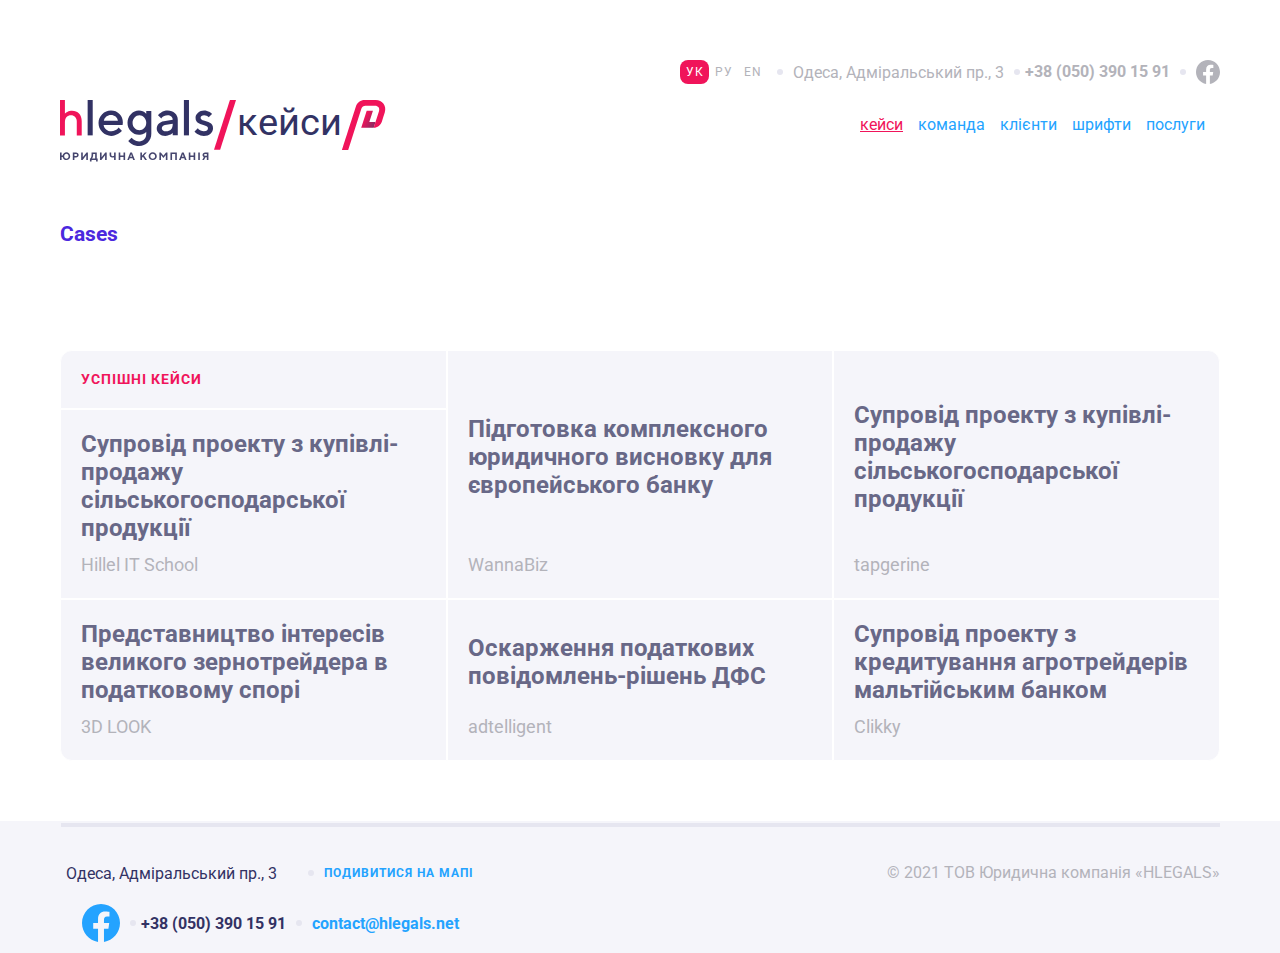
<file: index.html>
<!DOCTYPE html>
<html lang="ru">
  <head>
    <meta charset="UTF-8" />
    <meta http-equiv="X-UA-Compatible" content="IE=edge" />
    <meta name="viewport" content="width=device-width, initial-scale=1.0" />
    <link rel="stylesheet" href="./css/normalize.css" />
    <link rel="stylesheet" href="./css/style.css" />
    <title>Кейси</title>
  </head>
  <body>
    <header id="header">
      <div class="logo">
        <img class="logo_min" src="./images/main/logo_min.svg" alt="logo_min" />
        <img class="slash" src="./images/main/slash.svg" alt="Slash" />
        <h2>кейси</h2>
        <img class="symbol" src="./images/main/symbol.svg" alt="symbol" />
      </div>
      <div class="menu">
        <div class="language">
          <a href="#" class="page">УК</a>
          <a href="#">РУ</a>
          <a href="#">EN</a>
        </div>
        <div class="dot_separator"></div>
        <div class="address">Одеса, Адміральський пр., 3</div>
        <div class="dot_separator"></div>
        <div class="phone">
          <a class="phone_number" href="tel:+380503901591">
            +38 (050) 390 15 91
          </a>
        </div>
        <div class="dot_separator"></div>
        <a
          href="https://www.facebook.com/"
          target="_blank"
          class="facebook"
        ></a>
      </div>
      <nav class="nav">
        <ul>
          <li><a class="page" href="./index.html">кейси</a></li>
          <li><a href="./html/team.html">команда</a></li>
          <li><a href="./html/clints.html">клієнти</a></li>
          <li><a href="./html/fonts.html">шрифти</a></li>
          <li><a href="./html/services.html">послуги</a></li>
        </ul>
      </nav>
      <div class="hamburger">
        <a href="#" class="hamburger-btn"></a>
        <nav class="hamburger-nav">
          <a href="#" class="hamburger-btn"></a>
          <a class="page" href="./index.html">кейси</a>
          <a href="./html/team.html">команда</a>
          <a href="./html/clints.html">клієнти</a>
          <a href="./html/fonts.html">шрифти</a>
          <a href="./html/services.html">послуги</a>
        </nav>
      </div>
    </header>
    <h5>Cases</h5>
    <section id="cases">
      <div class="cases cases_title">
        <h3 class="caps">Успішні кейси</h3>
      </div>
      <div class="cases cases_hillel hillel_open">
        <h3>
          Супровід проекту з купівлі-продажу сільськогосподарської продукції
        </h3>
        <p class="sentence">Hillel IT School</p>
      </div>
      <div class="info info_hillel">
        <p class="sentence">
          Prolegals у співпраці з юристами Clyde & Co виступила юридичним
          консультантом відомого іноземного банку у зв'язку з фінансуванням ряду
          угод з купівлі-продажу сільськогосподарської продукції. Юристи
          компанії, серед іншого, надали банку комплексне юридичний висновок про
          механізм роботи застав в Україні, способи звернення стягнення на товар
          і пов'язаних із заставою ризиками.
        </p>
        <div class="next hillel_open">
          <img
            class="liink_arrow"
            src="./images/main/liink_arrow.svg"
            alt="liink_arrow"
          />
        </div>
      </div>
      <div class="cases cases_wannabiz wannabiz_open">
        <h3>
          Підготовка комплексного юридичного висновку для європейського банку
        </h3>
        <p class="sentence">WannaBiz</p>
      </div>
      <div class="info info_wannabiz">
        <p class="sentence">
          Prolegals у співпраці з юристами Clyde & Co виступила юридичним
          консультантом відомого іноземного банку у зв'язку з фінансуванням ряду
          угод з купівлі-продажу сільськогосподарської продукції. Юристи
          компанії, серед іншого, надали банку комплексне юридичний висновок про
          механізм роботи застав в Україні, способи звернення стягнення на товар
          і пов'язаних із заставою ризиками.
        </p>
        <div class="next wannabiz_open">
          <img
            class="liink_arrow"
            src="./images/main/liink_arrow.svg"
            alt="liink_arrow"
          />
        </div>
      </div>
      <div class="cases cases_tapgerine tapgerine_open">
        <h3>
          Супровід проекту з купівлі-продажу сільськогосподарської продукції
        </h3>
        <p class="sentence">tapgerine</p>
      </div>
      <div class="info info_tapgerine">
        <p class="sentence">
          Prolegals у співпраці з юристами Clyde & Co виступила юридичним
          консультантом відомого іноземного банку у зв'язку з фінансуванням ряду
          угод з купівлі-продажу сільськогосподарської продукції. Юристи
          компанії, серед іншого, надали банку комплексне юридичний висновок про
          механізм роботи застав в Україні, способи звернення стягнення на товар
          і пов'язаних із заставою ризиками.
        </p>
        <div class="next tapgerine_open">
          <img
            class="liink_arrow"
            src="./images/main/liink_arrow.svg"
            alt="liink_arrow"
          />
        </div>
      </div>
      <div class="cases cases_3dlook 3dlook_open">
        <h3>
          Представництво інтересів великого зернотрейдера в податковому спорі
        </h3>
        <p class="sentence">3D LOOK</p>
      </div>
      <div class="info info_3dlook">
        <p class="sentence">
          Prolegals у співпраці з юристами Clyde & Co виступила юридичним
          консультантом відомого іноземного банку у зв'язку з фінансуванням ряду
          угод з купівлі-продажу сільськогосподарської продукції. Юристи
          компанії, серед іншого, надали банку комплексне юридичний висновок про
          механізм роботи застав в Україні, способи звернення стягнення на товар
          і пов'язаних із заставою ризиками.
        </p>
        <div class="next 3dlook_open">
          <img
            class="liink_arrow"
            src="./images/main/liink_arrow.svg"
            alt="liink_arrow"
          />
        </div>
      </div>
      <div class="cases cases_adtelligent adtelligent_open">
        <h3>Оскарження податкових повідомлень-рішень ДФС</h3>
        <p class="sentence">adtelligent</p>
      </div>
      <div class="info info_adtelligent">
        <p class="sentence">
          Prolegals у співпраці з юристами Clyde & Co виступила юридичним
          консультантом відомого іноземного банку у зв'язку з фінансуванням ряду
          угод з купівлі-продажу сільськогосподарської продукції. Юристи
          компанії, серед іншого, надали банку комплексне юридичний висновок про
          механізм роботи застав в Україні, способи звернення стягнення на товар
          і пов'язаних із заставою ризиками.
        </p>
        <div class="next adtelligent_open">
          <img
            class="liink_arrow"
            src="./images/main/liink_arrow.svg"
            alt="liink_arrow"
          />
        </div>
      </div>
      <div class="cases cases_clikky clikky_open">
        <h3>
          Супровід проекту з кредитування агротрейдерів мальтійським банком
        </h3>
        <p class="sentence">Clikky</p>
      </div>
      <div class="info info_clikky">
        <p class="sentence">
          Prolegals у співпраці з юристами Clyde & Co виступила юридичним
          консультантом відомого іноземного банку у зв'язку з фінансуванням ряду
          угод з купівлі-продажу сільськогосподарської продукції. Юристи
          компанії, серед іншого, надали банку комплексне юридичний висновок про
          механізм роботи застав в Україні, способи звернення стягнення на товар
          і пов'язаних із заставою ризиками.
        </p>
        <div class="next clikky_open">
          <img
            class="liink_arrow"
            src="./images/main/liink_arrow.svg"
            alt="liink_arrow"
          />
        </div>
      </div>
    </section>
    <footer id="footer">
      <div class="separator"></div>
      <div class="contacts">
        <div class="address">Одеса, Адміральський пр., 3</div>
        <div class="dot_separator"></div>
        <div class="map">
          <a
            target="_blank"
            href="https://www.google.com.ua/maps/place/%D0%90%D0%B4%D0%BC%D0%B8%D1%80%D0%B0%D0%BB%D1%8C%D1%81%D0%BA%D0%B8%D0%B9+%D0%BF%D1%80%D0%BE%D1%81%D0%BF.,+3,+%D0%9E%D0%B4%D0%B5%D1%81%D1%81%D0%B0,+%D0%9E%D0%B4%D0%B5%D1%81%D1%81%D0%BA%D0%B0%D1%8F+%D0%BE%D0%B1%D0%BB%D0%B0%D1%81%D1%82%D1%8C,+65000/@46.4360569,30.7420289,18.25z/data=!4m5!3m4!1s0x40c63396894457b7:0x7f6c5236cbcb70c8!8m2!3d46.436045!4d30.7401301?hl=ru"
            >Подивитися на мапі
          </a>
        </div>
        <a
          href="https://www.facebook.com/"
          target="_blank"
          class="facebook"
        ></a>
        <div class="dot_separator"></div>
        <div class="phone">
          <a class="phone_number" href="tel:+380503901591">
            +38 (050) 390 15 91
          </a>
        </div>
        <div class="dot_separator"></div>
        <div class="mail">
          <a href="mailto:contact@hlegals.net"> contact@hlegals.net </a>
        </div>
      </div>
      <div class="tov">
        <h3>© 2021 ТОВ Юридична компанія «HLEGALS»</h3>
      </div>
    </footer>
    <script src="https://ajax.googleapis.com/ajax/libs/jquery/3.3.1/jquery.min.js"></script>
    <script type="text/javascript" src="./js/script.js"></script>
  </body>
</html>
</file>
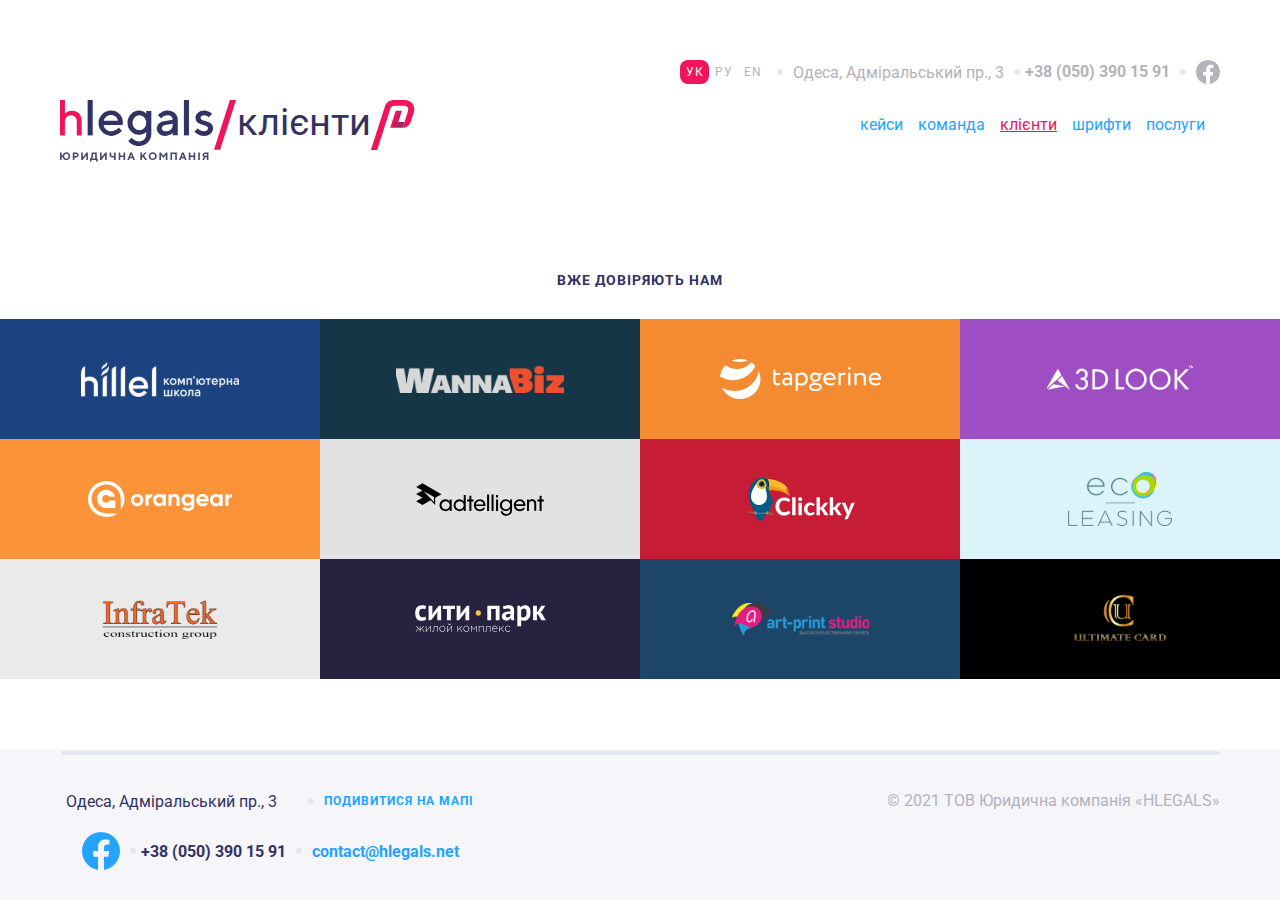
<file: html/clints.html>
<!DOCTYPE html>
<html lang="ru">
  <head>
    <meta charset="UTF-8" />
    <meta http-equiv="X-UA-Compatible" content="IE=edge" />
    <meta name="viewport" content="width=device-width, initial-scale=1.0" />
    <link rel="stylesheet" href="../css/normalize.css" />
    <link rel="stylesheet" href="../css/style.css" />
    <title>Клієнти</title>
  </head>
  <body>
    <header id="header">
      <div class="logo">
        <img
          class="logo_min"
          src="../images/main/logo_min.svg"
          alt="logo_min"
        />
        <img class="slash" src="../images/main/slash.svg" alt="Slash" />
        <h2>клієнти</h2>
        <img class="symbol" src="../images/main/symbol.svg" alt="symbol" />
      </div>
      <div class="menu">
        <div class="language">
          <a href="#" class="page">УК</a>
          <a href="#">РУ</a>
          <a href="#">EN</a>
        </div>
        <div class="dot_separator"></div>
        <div class="address">Одеса, Адміральський пр., 3</div>
        <div class="dot_separator"></div>
        <div class="phone">
          <a class="phone_number" href="tel:+380503901591">
            +38 (050) 390 15 91
          </a>
        </div>
        <div class="dot_separator"></div>
        <a
          href="https://www.facebook.com/"
          target="_blank"
          class="facebook"
        ></a>
      </div>
      <nav class="nav">
        <ul>
          <li><a href="../index.html">кейси</a></li>
          <li><a href="./team.html">команда</a></li>
          <li><a class="page" href="./clints.html">клієнти</a></li>
          <li><a href="./fonts.html">шрифти</a></li>
          <li><a href="./services.html">послуги</a></li>
        </ul>
      </nav>
      <div class="hamburger">
        <a href="#" class="hamburger-btn"></a>
        <nav class="hamburger-nav">
          <a href="#" class="hamburger-btn"></a>
          <a href="../index.html">кейси</a>
          <a href="./team.html">команда</a>
          <a class="page" href="./clints.html">клієнти</a>
          <a href="./fonts.html">шрифти</a>
          <a href="./services.html">послуги</a>
        </nav>
      </div>
    </header>
    <section id="clients">
      <h3 class="caps">Вже довіряють нам</h3>
      <div class="clients">
        <div class="client client_one">
          <img src="../images/clients_logo/hillel.svg" alt="hillel" />
        </div>
        <div class="client client_two">
          <img src="../images/clients_logo/wannabiz.svg" alt="wannabiz" />
        </div>
        <div class="client client_three">
          <img src="../images/clients_logo/tapgerine.svg" alt="tapgerine" />
        </div>
        <div class="client client_four">
          <img src="../images/clients_logo/3d_look.svg" alt="3d_look" />
        </div>
        <div class="client client_five">
          <img src="../images/clients_logo/ecoleasing.svg" alt="ecoleasing" />
        </div>
        <div class="client client_six">
          <img src="../images/clients_logo/clickky.svg" alt="clickky" />
        </div>
        <div class="client client_seven">
          <img src="../images/clients_logo/orangear.svg" alt="orangear" />
        </div>
        <div class="client client_eight">
          <img src="../images/clients_logo/infra.svg" alt="infra" />
        </div>
        <div class="client client_nine">
          <img src="../images/clients_logo/ultimate.svg" alt="ultimate" />
        </div>
        <div class="client client_ten">
          <img src="../images/clients_logo/art.svg" alt="art" />
        </div>
        <div class="client client_eleven">
          <img src="../images/clients_logo/city.svg" alt="city" />
        </div>
        <div class="client client_twelve">
          <img src="../images/clients_logo/adtelligent.svg" alt="adtelligent" />
        </div>
      </div>
    </section>
    <footer id="footer">
      <div class="separator"></div>
      <div class="contacts">
        <div class="address">Одеса, Адміральський пр., 3</div>
        <div class="dot_separator"></div>
        <div class="map">
          <a
            target="_blank"
            href="https://www.google.com.ua/maps/place/%D0%90%D0%B4%D0%BC%D0%B8%D1%80%D0%B0%D0%BB%D1%8C%D1%81%D0%BA%D0%B8%D0%B9+%D0%BF%D1%80%D0%BE%D1%81%D0%BF.,+3,+%D0%9E%D0%B4%D0%B5%D1%81%D1%81%D0%B0,+%D0%9E%D0%B4%D0%B5%D1%81%D1%81%D0%BA%D0%B0%D1%8F+%D0%BE%D0%B1%D0%BB%D0%B0%D1%81%D1%82%D1%8C,+65000/@46.4360569,30.7420289,18.25z/data=!4m5!3m4!1s0x40c63396894457b7:0x7f6c5236cbcb70c8!8m2!3d46.436045!4d30.7401301?hl=ru"
            >Подивитися на мапі
          </a>
        </div>
        <a
          href="https://www.facebook.com/"
          target="_blank"
          class="facebook"
        ></a>
        <div class="dot_separator"></div>
        <div class="phone">
          <a class="phone_number" href="tel:+380503901591">
            +38 (050) 390 15 91
          </a>
        </div>
        <div class="dot_separator"></div>
        <div class="mail">
          <a href="mailto:contact@hlegals.net"> contact@hlegals.net </a>
        </div>
      </div>
      <div class="tov">
        <h3>© 2021 ТОВ Юридична компанія «HLEGALS»</h3>
      </div>
    </footer>
    <script src="https://ajax.googleapis.com/ajax/libs/jquery/3.3.1/jquery.min.js"></script>
    <script type="text/javascript" src="../js/script.js"></script>
  </body>
</html>
</file>
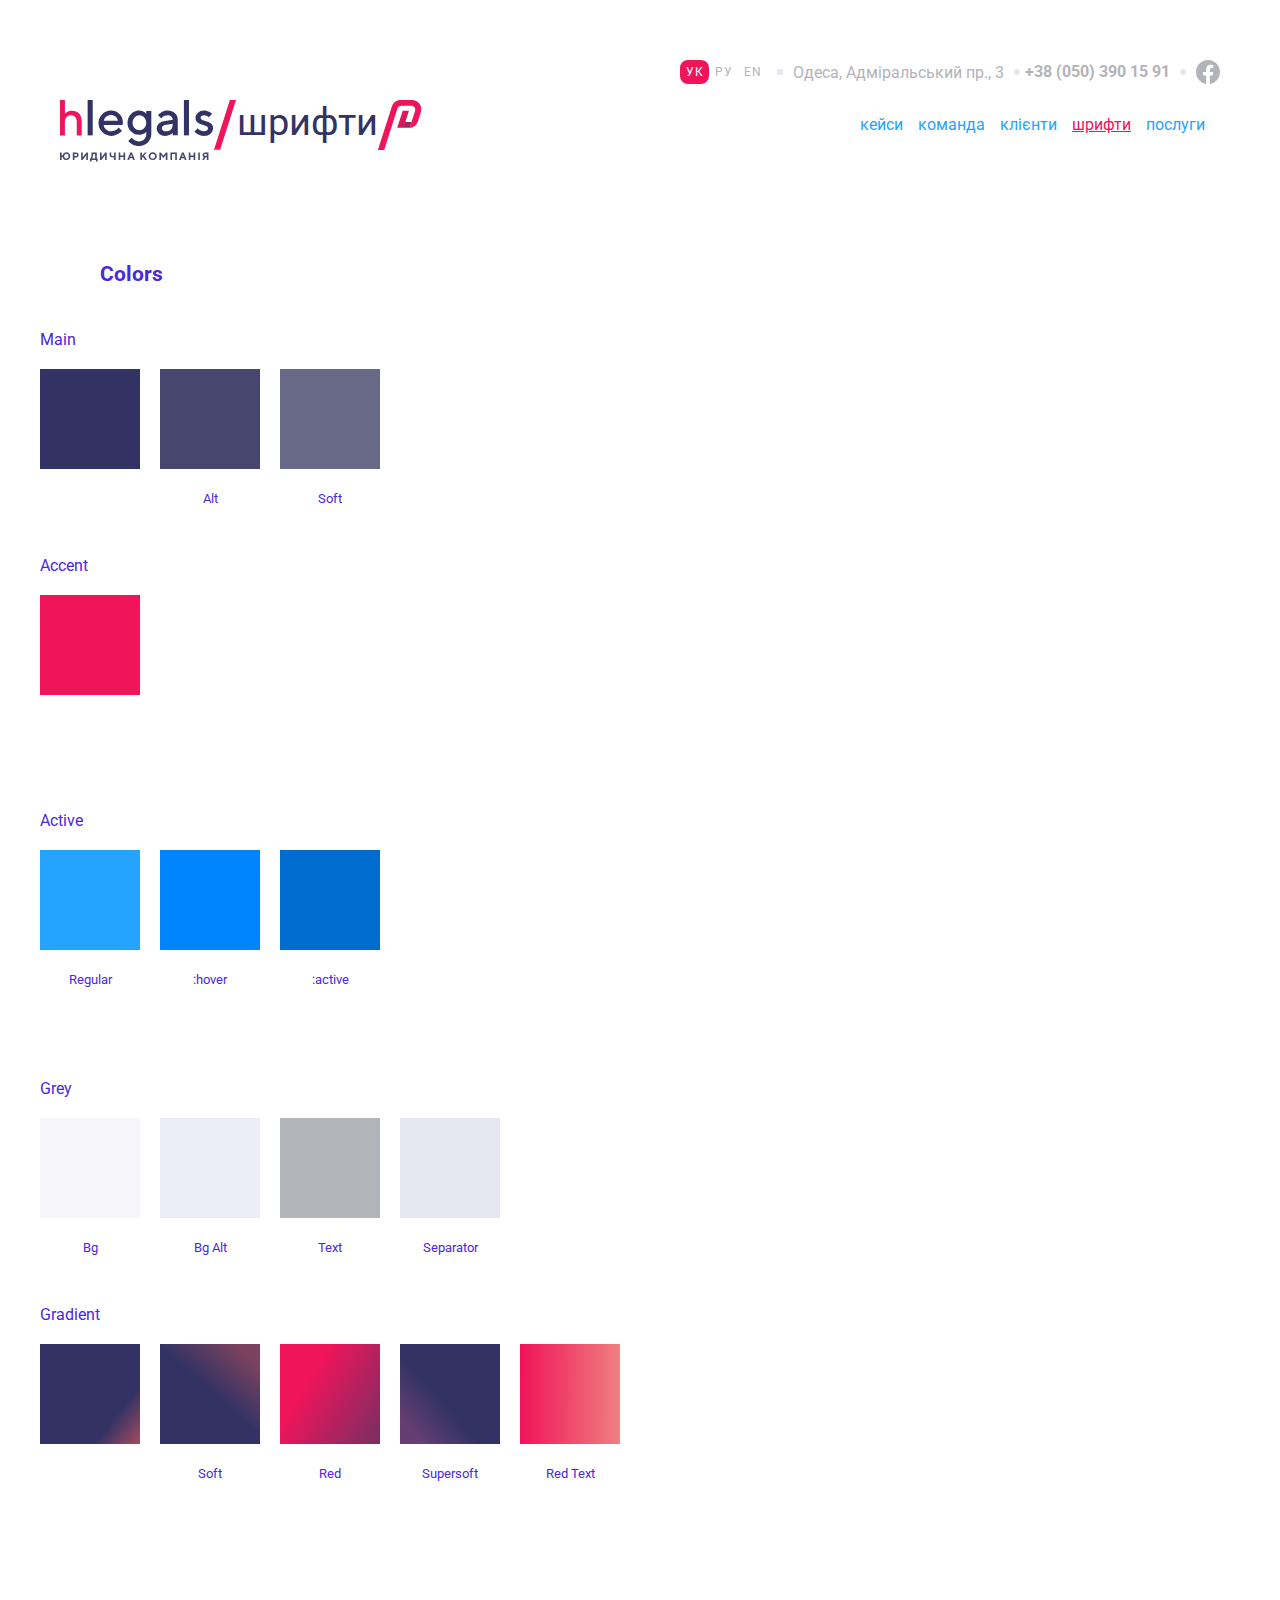
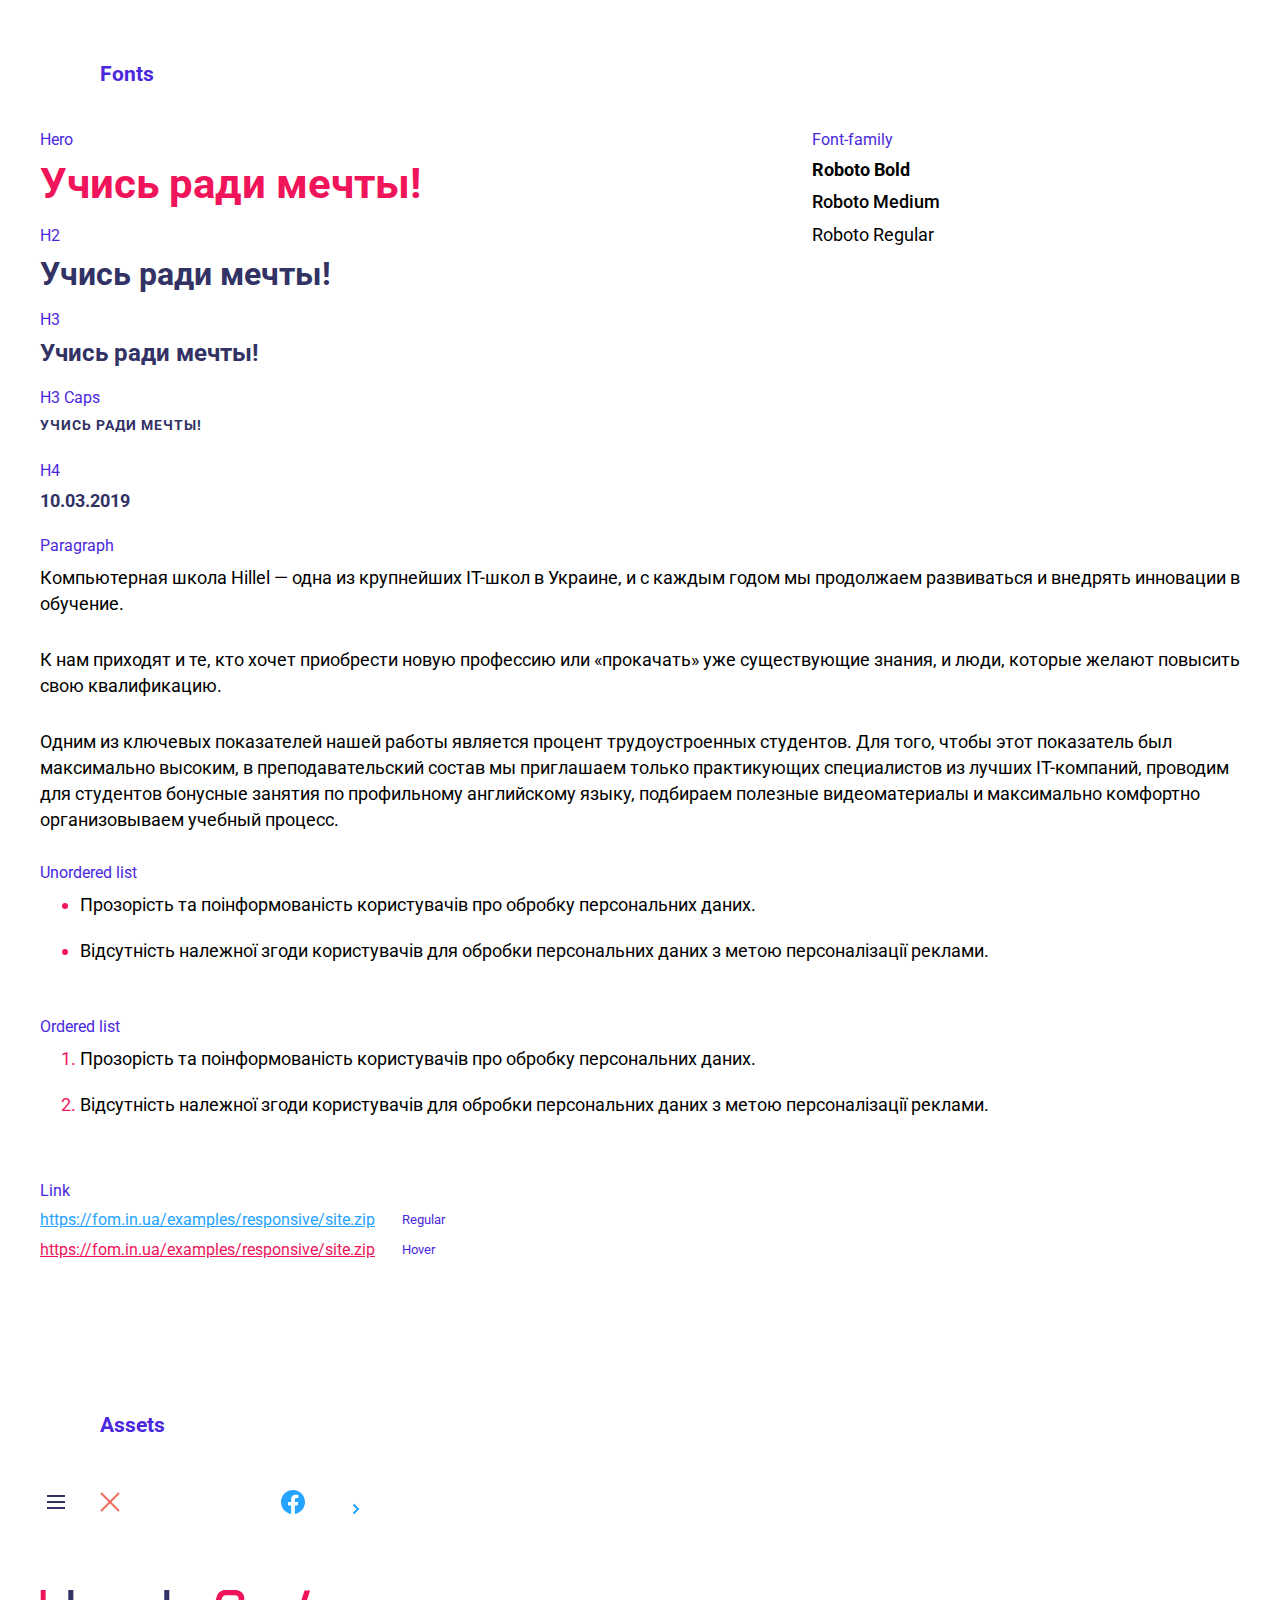
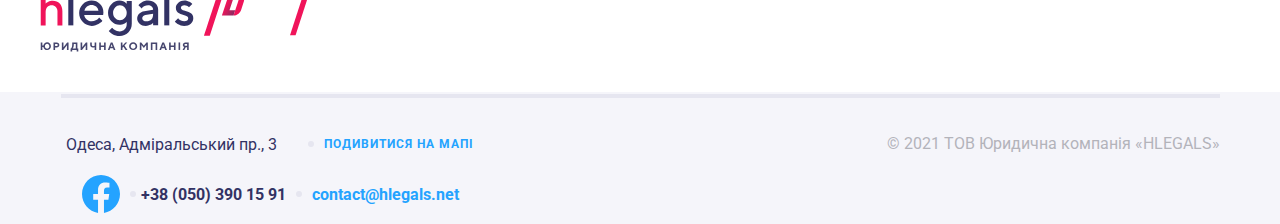
<file: html/fonts.html>
<!DOCTYPE html>
<html lang="ru">
  <head>
    <meta charset="UTF-8" />
    <meta http-equiv="X-UA-Compatible" content="IE=edge" />
    <meta name="viewport" content="width=device-width, initial-scale=1.0" />
    <link rel="stylesheet" href="../css/normalize.css" />
    <link rel="stylesheet" href="../css/style.css" />
    <title>Шрифти</title>
  </head>
  <body>
    <header id="header">
      <div class="logo">
        <img
          class="logo_min"
          src="../images/main/logo_min.svg"
          alt="logo_min"
        />
        <img class="slash" src="../images/main/slash.svg" alt="Slash" />
        <h2>шрифти</h2>
        <img class="symbol" src="../images/main/symbol.svg" alt="symbol" />
      </div>
      <div class="menu">
        <div class="language">
          <a href="#" class="page">УК</a>
          <a href="#">РУ</a>
          <a href="#">EN</a>
        </div>
        <div class="dot_separator"></div>
        <div class="address">Одеса, Адміральський пр., 3</div>
        <div class="dot_separator"></div>
        <div class="phone">
          <a class="phone_number" href="tel:+380503901591">
            +38 (050) 390 15 91
          </a>
        </div>
        <div class="dot_separator"></div>
        <a
          href="https://www.facebook.com/"
          target="_blank"
          class="facebook"
        ></a>
      </div>
      <nav class="nav">
        <ul>
          <li><a href="../index.html">кейси</a></li>
          <li><a href="./team.html">команда</a></li>
          <li><a href="./clints.html">клієнти</a></li>
          <li><a class="page" href="./fonts.html">шрифти</a></li>
          <li><a href="./services.html">послуги</a></li>
        </ul>
      </nav>
      <div class="hamburger">
        <a href="#" class="hamburger-btn"></a>
        <nav class="hamburger-nav">
          <a href="#" class="hamburger-btn"></a>
          <a href="../index.html">кейси</a>
          <a href="./team.html">команда</a>
          <a href="./clints.html">клієнти</a>
          <a class="page" href="./fonts.html">шрифти</a>
          <a href="./services.html">послуги</a>
        </nav>
      </div>
    </header>
    <section id="colors">
      <h5>Colors</h5>
      <p>Main</p>
      <div class="colors_block first">
        <div class="colors dark"></div>
        <div class="colors darkalt">
          <span class="caption">Alt</span>
        </div>
        <div class="colors soft">
          <span class="caption">Soft</span>
        </div>
      </div>
      <p>Accent</p>
      <div class="colors_block second">
        <div class="colors pink"></div>
      </div>
      <p>Active</p>
      <div class="colors_block third">
        <div class="colors regular">
          <span class="caption">Regular</span>
        </div>
        <div class="colors hover">
          <span class="caption">:hover</span>
        </div>
        <div class="colors active">
          <span class="caption">:active</span>
        </div>
      </div>
      <p>Grey</p>
      <div class="colors_block fourth">
        <div class="colors silver">
          <span class="caption">Bg</span>
        </div>
        <div class="colors greyalt">
          <span class="caption">Bg Alt</span>
        </div>
        <div class="colors text">
          <span class="caption">Text</span>
        </div>
        <div class="colors separator">
          <span class="caption">Separator</span>
        </div>
      </div>
      <p>Gradient</p>
      <div class="colors_block fifth">
        <div class="colors gdark"></div>
        <div class="colors gsoft">
          <span class="caption">Soft</span>
        </div>
        <div class="colors gred">
          <span class="caption">Red</span>
        </div>
        <div class="colors gsupersoft">
          <span class="caption">Supersoft</span>
        </div>
        <div class="colors gredtext">
          <span class="caption">Red Text</span>
        </div>
      </div>
    </section>
    <section id="fonts">
      <h5>Fonts</h5>
      <div class="fonts">
        <div class="block_one">
          <p>Hero</p>
          <h1>Учись ради мечты!</h1>
          <p>H2</p>
          <h2>Учись ради мечты!</h2>
          <p>H3</p>
          <h3>Учись ради мечты!</h3>
          <p>H3 Caps</p>
          <h3 class="caps">Учись ради мечты!</h3>
          <p>H4</p>
          <h4>10.03.2019</h4>
        </div>
        <div class="block_two">
          <p>Font-family</p>
          <p class="font_bold">Roboto Bold</p>
          <p class="font_medium">Roboto Medium</p>
          <p class="font_regular">Roboto Regular</p>
        </div>
      </div>
      <p>Paragraph</p>
      <p class="ptext">
        Компьютерная школа Hillel — одна из крупнейших IT-школ в Украине, и с
        каждым годом мы продолжаем развиваться и внедрять инновации в обучение.
      </p>
      <p class="ptext">
        К нам приходят и те, кто хочет приобрести новую профессию или
        «прокачать» уже существующие знания, и люди, которые желают повысить
        свою квалификацию.
      </p>
      <p class="ptext">
        Одним из ключевых показателей нашей работы является процент
        трудоустроенных студентов. Для того, чтобы этот показатель был
        максимально высоким, в преподавательский состав мы приглашаем только
        практикующих специалистов из лучших IT-компаний, проводим для студентов
        бонусные занятия по профильному английскому языку, подбираем полезные
        видеоматериалы и максимально комфортно организовываем учебный процесс.
      </p>
      <p>Unordered list</p>
      <ul class="red">
        <li>
          Прозорість та поінформованість користувачів про обробку персональних
          даних.
        </li>
        <li>
          Відсутність належної згоди користувачів для обробки персональних даних
          з метою персоналізації реклами.
        </li>
      </ul>
      <p>Ordered list</p>
      <ol>
        <li>
          Прозорість та поінформованість користувачів про обробку персональних
          даних.
        </li>
        <li>
          Відсутність належної згоди користувачів для обробки персональних даних
          з метою персоналізації реклами.
        </li>
      </ol>
      <p>Link</p>
      <div class="link_one">
        <a class="aregular" href="#"
          >https://fom.in.ua/examples/responsive/site.zip
        </a>
        <span class="caption">Regular</span>
      </div>
      <div class="link_two">
        <a class="ahover" href="#"
          >https://fom.in.ua/examples/responsive/site.zip
        </a>
        <span class="caption">Hover</span>
      </div>
    </section>
    <section id="assets">
      <h5>Assets</h5>
      <div class="icons">
        <div class="icons icons_one">
          <img
            class="hamburger"
            src="../images/main/hamburger.svg"
            alt="hamburger"
          />
          <img class="close" src="../images/main/close.svg" alt="close" />
        </div>
        <div class="icons icons_two">
          <img
            class="facebook"
            src="../images/main/facebook.svg"
            alt="facebook"
          />
          <img
            class="liink_arrow"
            src="../images/main/liink_arrow.svg"
            alt="liink_arrow"
          />
        </div>
        <div class="icons icons_three">
          <img
            class="logo_min"
            src="../images/main/logo_min.svg"
            alt="logo_min"
          />
          <img class="symbol" src="../images/main/symbol.svg" alt="symbol" />
          <img class="slash" src="../images/main/slash.svg" alt="slash" />
        </div>
      </div>
    </section>
    <footer id="footer">
      <div class="separator"></div>
      <div class="contacts">
        <div class="address">Одеса, Адміральський пр., 3</div>
        <div class="dot_separator"></div>
        <div class="map">
          <a
            target="_blank"
            href="https://www.google.com.ua/maps/place/%D0%90%D0%B4%D0%BC%D0%B8%D1%80%D0%B0%D0%BB%D1%8C%D1%81%D0%BA%D0%B8%D0%B9+%D0%BF%D1%80%D0%BE%D1%81%D0%BF.,+3,+%D0%9E%D0%B4%D0%B5%D1%81%D1%81%D0%B0,+%D0%9E%D0%B4%D0%B5%D1%81%D1%81%D0%BA%D0%B0%D1%8F+%D0%BE%D0%B1%D0%BB%D0%B0%D1%81%D1%82%D1%8C,+65000/@46.4360569,30.7420289,18.25z/data=!4m5!3m4!1s0x40c63396894457b7:0x7f6c5236cbcb70c8!8m2!3d46.436045!4d30.7401301?hl=ru"
            >Подивитися на мапі
          </a>
        </div>
        <a
          href="https://www.facebook.com/"
          target="_blank"
          class="facebook"
        ></a>
        <div class="dot_separator"></div>
        <div class="phone">
          <a class="phone_number" href="tel:+380503901591">
            +38 (050) 390 15 91
          </a>
        </div>
        <div class="dot_separator"></div>
        <div class="mail">
          <a href="mailto:contact@hlegals.net"> contact@hlegals.net </a>
        </div>
      </div>
      <div class="tov">
        <h3>© 2021 ТОВ Юридична компанія «HLEGALS»</h3>
      </div>
    </footer>
    <script src="https://ajax.googleapis.com/ajax/libs/jquery/3.3.1/jquery.min.js"></script>
    <script type="text/javascript" src="../js/script.js"></script>
  </body>
</html>
</file>
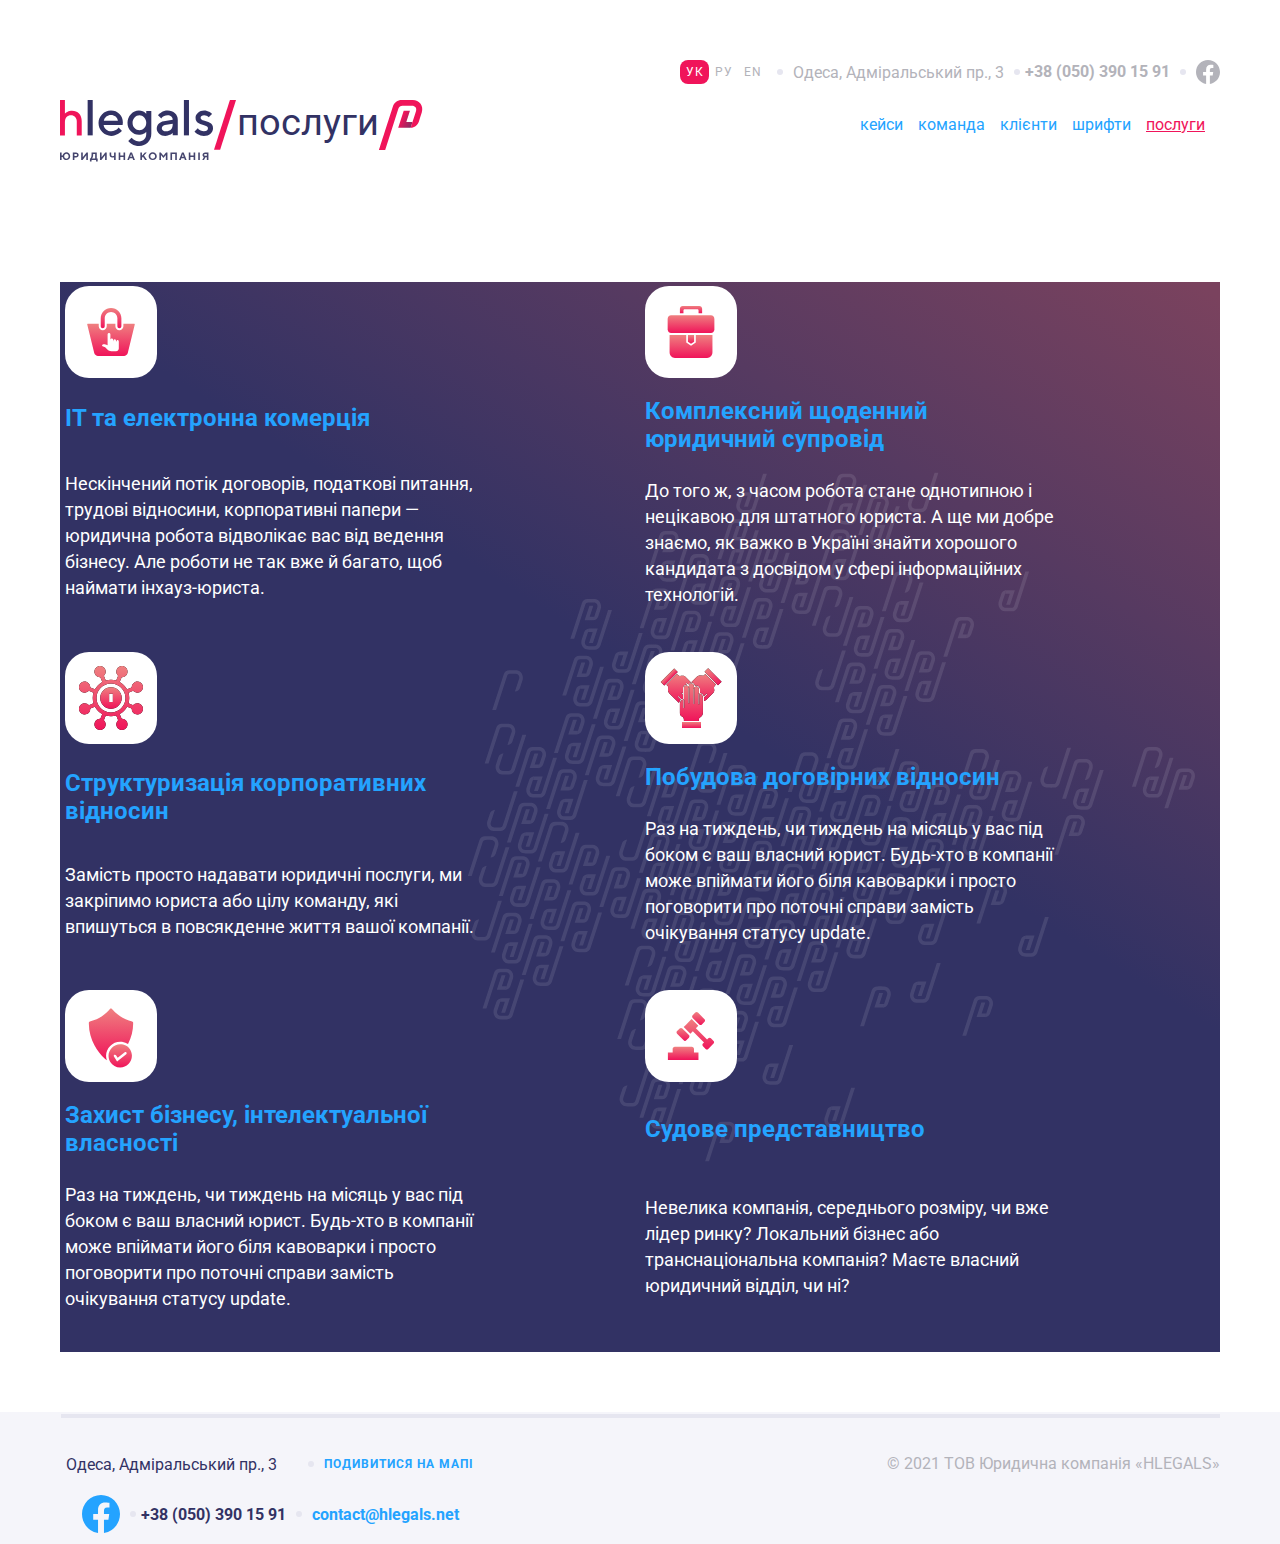
<file: html/services.html>
<!DOCTYPE html>
<html lang="ru">
  <head>
    <meta charset="UTF-8" />
    <meta http-equiv="X-UA-Compatible" content="IE=edge" />
    <meta name="viewport" content="width=device-width, initial-scale=1.0" />
    <link rel="stylesheet" href="../css/normalize.css" />
    <link rel="stylesheet" href="../css/style.css" />
    <title>Послуги</title>
  </head>
  <body>
    <header id="header">
      <div class="logo">
        <img
          class="logo_min"
          src="../images/main/logo_min.svg"
          alt="logo_min"
        />
        <img class="slash" src="../images/main/slash.svg" alt="Slash" />
        <h2>послуги</h2>
        <img class="symbol" src="../images/main/symbol.svg" alt="symbol" />
      </div>
      <div class="menu">
        <div class="language">
          <a href="#" class="page">УК</a>
          <a href="#">РУ</a>
          <a href="#">EN</a>
        </div>
        <div class="dot_separator"></div>
        <div class="address">Одеса, Адміральський пр., 3</div>
        <div class="dot_separator"></div>
        <div class="phone">
          <a class="phone_number" href="tel:+380503901591">
            +38 (050) 390 15 91
          </a>
        </div>
        <div class="dot_separator"></div>
        <a
          href="https://www.facebook.com/"
          target="_blank"
          class="facebook"
        ></a>
      </div>
      <nav class="nav">
        <ul>
          <li><a href="../index.html">кейси</a></li>
          <li><a href="./team.html">команда</a></li>
          <li><a href="./clints.html">клієнти</a></li>
          <li><a href="./fonts.html">шрифти</a></li>
          <li><a class="page" href="./services.html">послуги</a></li>
        </ul>
      </nav>
      <div class="hamburger">
        <a href="#" class="hamburger-btn"></a>
        <nav class="hamburger-nav">
          <a href="#" class="hamburger-btn"></a>
          <a href="../index.html">кейси</a>
          <a href="./team.html">команда</a>
          <a href="./clints.html">клієнти</a>
          <a href="./fonts.html">шрифти</a>
          <a class="page" href="./services.html">послуги</a>
        </nav>
      </div>
    </header>
    <section id="services">
      <div class="services services_one">
        <img src="../images/services/one.svg" alt="one" />
        <h3>IT та електронна комерція</h3>
        <p>
          Нескінчений потік договорів, податкові питання, трудові відносини,
          корпоративні папери — юридична робота відволікає вас від ведення
          бізнесу. Але роботи не так вже й багато, щоб наймати інхауз-юриста.
        </p>
      </div>
      <div class="services services_two">
        <img src="../images/services/two.svg" alt="two" />
        <h3>Комплексний щоденний юридичний супровід</h3>
        <p>
          До того ж, з часом робота стане однотипною і нецікавою для штатного
          юриста. А ще ми добре знаємо, як важко в Україні знайти хорошого
          кандидата з досвідом у сфері інформаційних технологій.
        </p>
      </div>
      <div class="services services_three">
        <img src="../images/services/three.svg" alt="three" />
        <h3>Структуризація корпоративних відносин</h3>
        <p>
          Замість просто надавати юридичні послуги, ми закріпимо юриста або цілу
          команду, які впишуться в повсякденне життя вашої компанії.
        </p>
      </div>
      <div class="services services_four">
        <img src="../images/services/four.svg" alt="four" />
        <h3>Побудовa договірних відносин</h3>
        <p>
          Раз на тиждень, чи тиждень на місяць у вас під боком є ваш власний
          юрист. Будь-хто в компанії може впіймати його біля кавоварки і просто
          поговорити про поточні справи замість очікування статусу update.
        </p>
      </div>
      <div class="services services_five">
        <img src="../images/services/five.svg" alt="five" />
        <h3>Захист бізнесу, інтелектуальної власності</h3>
        <p>
          Раз на тиждень, чи тиждень на місяць у вас під боком є ваш власний
          юрист. Будь-хто в компанії може впіймати його біля кавоварки і просто
          поговорити про поточні справи замість очікування статусу update.
        </p>
      </div>
      <div class="services services_six">
        <img src="../images/services/six.svg" alt="six" />
        <h3>Судове представництво</h3>
        <p>
          Невелика компанія, середнього розміру, чи вже лідер ринку? Локальний
          бізнес або транснаціональна компанія? Маєте власний юридичний відділ,
          чи ні?
        </p>
      </div>
    </section>
    <footer id="footer">
      <div class="separator"></div>
      <div class="contacts">
        <div class="address">Одеса, Адміральський пр., 3</div>
        <div class="dot_separator"></div>
        <div class="map">
          <a
            target="_blank"
            href="https://www.google.com.ua/maps/place/%D0%90%D0%B4%D0%BC%D0%B8%D1%80%D0%B0%D0%BB%D1%8C%D1%81%D0%BA%D0%B8%D0%B9+%D0%BF%D1%80%D0%BE%D1%81%D0%BF.,+3,+%D0%9E%D0%B4%D0%B5%D1%81%D1%81%D0%B0,+%D0%9E%D0%B4%D0%B5%D1%81%D1%81%D0%BA%D0%B0%D1%8F+%D0%BE%D0%B1%D0%BB%D0%B0%D1%81%D1%82%D1%8C,+65000/@46.4360569,30.7420289,18.25z/data=!4m5!3m4!1s0x40c63396894457b7:0x7f6c5236cbcb70c8!8m2!3d46.436045!4d30.7401301?hl=ru"
            >Подивитися на мапі
          </a>
        </div>
        <a
          href="https://www.facebook.com/"
          target="_blank"
          class="facebook"
        ></a>
        <div class="dot_separator"></div>
        <div class="phone">
          <a class="phone_number" href="tel:+380503901591">
            +38 (050) 390 15 91
          </a>
        </div>
        <div class="dot_separator"></div>
        <div class="mail">
          <a href="mailto:contact@hlegals.net"> contact@hlegals.net </a>
        </div>
      </div>
      <div class="tov">
        <h3>© 2021 ТОВ Юридична компанія «HLEGALS»</h3>
      </div>
    </footer>
    <script src="https://ajax.googleapis.com/ajax/libs/jquery/3.3.1/jquery.min.js"></script>
    <script type="text/javascript" src="../js/script.js"></script>
  </body>
</html>
</file>
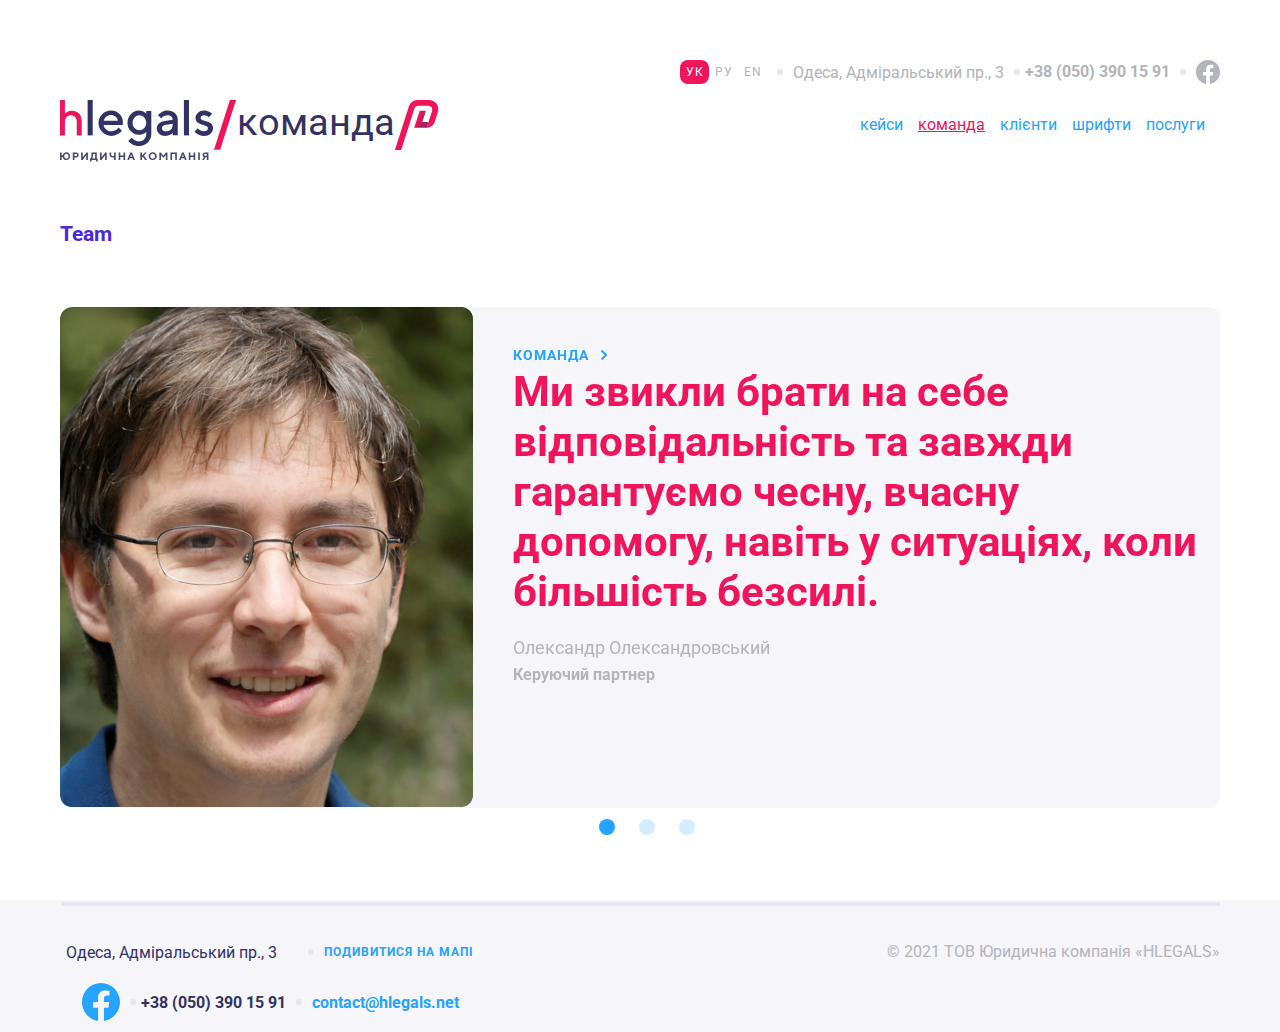
<file: html/team.html>
<!DOCTYPE html>
<html lang="ru">
  <head>
    <meta charset="UTF-8" />
    <meta http-equiv="X-UA-Compatible" content="IE=edge" />
    <meta name="viewport" content="width=device-width, initial-scale=1.0" />
    <link rel="stylesheet" href="../css/normalize.css" />
    <link rel="stylesheet" href="../css/style.css" />
    <title>Команда</title>
  </head>
  <body>
    <header id="header">
      <div class="logo">
        <img
          class="logo_min"
          src="../images/main/logo_min.svg"
          alt="logo_min"
        />
        <img class="slash" src="../images/main/slash.svg" alt="Slash" />
        <h2>команда</h2>
        <img class="symbol" src="../images/main/symbol.svg" alt="symbol" />
      </div>
      <div class="menu">
        <div class="language">
          <a href="#" class="page">УК</a>
          <a href="#">РУ</a>
          <a href="#">EN</a>
        </div>
        <div class="dot_separator"></div>
        <div class="address">Одеса, Адміральський пр., 3</div>
        <div class="dot_separator"></div>
        <div class="phone">
          <a class="phone_number" href="tel:+380503901591">
            +38 (050) 390 15 91
          </a>
        </div>
        <div class="dot_separator"></div>
        <a
          href="https://www.facebook.com/"
          target="_blank"
          class="facebook"
        ></a>
      </div>
      <nav class="nav">
        <ul>
          <li><a href="../index.html">кейси</a></li>
          <li><a class="page" href="./team.html">команда</a></li>
          <li><a href="./clints.html">клієнти</a></li>
          <li><a href="./fonts.html">шрифти</a></li>
          <li><a href="./services.html">послуги</a></li>
        </ul>
      </nav>
      <div class="hamburger">
        <a href="#" class="hamburger-btn"></a>
        <nav class="hamburger-nav">
          <a href="#" class="hamburger-btn"></a>
          <a href="../index.html">кейси</a>
          <a class="page" href="./team.html">команда</a>
          <a href="./clints.html">клієнти</a>
          <a href="./fonts.html">шрифти</a>
          <a href="./services.html">послуги</a>
        </nav>
      </div>
    </header>
    <section id="teams">
      <h5>Team</h5>
      <div class="card card_one">
        <div class="front"></div>
        <div class="back">
          <h1>
            Ми звикли брати на себе відповідальність та завжди гарантуємо чесну,
            вчасну допомогу, навіть у ситуаціях, коли більшість безсилі.
          </h1>
        </div>
      </div>
      <div class="information info_one">
        <div class="name">
          <h3 class="name">Олександр Олександровський</h3>
          <h3 class="position">Керуючий партнер</h3>
        </div>
        <div class="next">
          <img
            class="liink_arrow"
            src="../images/main/liink_arrow.svg"
            alt="liink_arrow"
          />
        </div>
      </div>
      <div class="card card_two">
        <div class="front"></div>
        <div class="back">
          <h1>
            Ми звикли брати на себе відповідальність та завжди гарантуємо чесну,
            вчасну допомогу, навіть у ситуаціях, коли більшість безсилі.
          </h1>
        </div>
      </div>
      <div class="information info_two">
        <div class="name">
          <h3 class="name">Олександр Олександровський</h3>
          <h3 class="position">Керуючий партнер</h3>
        </div>
        <div class="next">
          <img
            class="liink_arrow"
            src="../images/main/liink_arrow.svg"
            alt="liink_arrow"
          />
        </div>
      </div>
      <div class="card card_three">
        <div class="front"></div>
        <div class="back">
          <h1>
            Ми звикли брати на себе відповідальність та завжди гарантуємо чесну,
            вчасну допомогу, навіть у ситуаціях, коли більшість безсилі.
          </h1>
        </div>
      </div>
      <div class="information info_three">
        <div class="name">
          <h3 class="name">Олександр Олександровський</h3>
          <h3 class="position">Керуючий партнер</h3>
        </div>
        <div class="next">
          <img
            class="liink_arrow"
            src="../images/main/liink_arrow.svg"
            alt="liink_arrow"
          />
        </div>
      </div>
    </section>
    <section id="teams2">
      <h5>Team</h5>
      <div class="slider">
        <div class="card_four">
          <img class="photo" src="../images/team/photo.png" alt="photo" />
          <h3 class="caps">команда</h3>
          <img
            class="liink_arrow"
            src="../images/main/liink_arrow.svg"
            alt="liink_arrow"
          />
          <h1>
            Ми звикли брати на себе відповідальність та завжди гарантуємо чесну,
            вчасну допомогу, навіть у ситуаціях, коли більшість безсилі.
          </h1>
          <h3 class="name">Олександр Олександровський</h3>
          <h3 class="position">Керуючий партнер</h3>
        </div>
        <div class="card_four">
          <img class="photo" src="../images/team/photo.png" alt="photo" />
          <h3 class="caps">команда</h3>
          <img
            class="liink_arrow"
            src="../images/main/liink_arrow.svg"
            alt="liink_arrow"
          />
          <h1>
            Ми звикли брати на себе відповідальність та завжди гарантуємо чесну,
            вчасну допомогу, навіть у ситуаціях, коли більшість безсилі.
          </h1>
          <h3 class="name">Олександр Олександровський</h3>
          <h3 class="position">Керуючий партнер</h3>
        </div>
        <div class="card_four">
          <img class="photo" src="../images/team/photo.png" alt="photo" />
          <h3 class="caps">команда</h3>
          <img
            class="liink_arrow"
            src="../images/main/liink_arrow.svg"
            alt="liink_arrow"
          />
          <h1>
            Ми звикли брати на себе відповідальність та завжди гарантуємо чесну,
            вчасну допомогу, навіть у ситуаціях, коли більшість безсилі.
          </h1>
          <h3 class="name">Олександр Олександровський</h3>
          <h3 class="position">Керуючий партнер</h3>
        </div>
      </div>
    </section>
    <footer id="footer">
      <div class="separator"></div>
      <div class="contacts">
        <div class="address">Одеса, Адміральський пр., 3</div>
        <div class="dot_separator"></div>
        <div class="map">
          <a
            target="_blank"
            href="https://www.google.com.ua/maps/place/%D0%90%D0%B4%D0%BC%D0%B8%D1%80%D0%B0%D0%BB%D1%8C%D1%81%D0%BA%D0%B8%D0%B9+%D0%BF%D1%80%D0%BE%D1%81%D0%BF.,+3,+%D0%9E%D0%B4%D0%B5%D1%81%D1%81%D0%B0,+%D0%9E%D0%B4%D0%B5%D1%81%D1%81%D0%BA%D0%B0%D1%8F+%D0%BE%D0%B1%D0%BB%D0%B0%D1%81%D1%82%D1%8C,+65000/@46.4360569,30.7420289,18.25z/data=!4m5!3m4!1s0x40c63396894457b7:0x7f6c5236cbcb70c8!8m2!3d46.436045!4d30.7401301?hl=ru"
            >Подивитися на мапі
          </a>
        </div>
        <a
          href="https://www.facebook.com/"
          target="_blank"
          class="facebook"
        ></a>
        <div class="dot_separator"></div>
        <div class="phone">
          <a class="phone_number" href="tel:+380503901591">
            +38 (050) 390 15 91
          </a>
        </div>
        <div class="dot_separator"></div>
        <div class="mail">
          <a href="mailto:contact@hlegals.net"> contact@hlegals.net </a>
        </div>
      </div>
      <div class="tov">
        <h3>© 2021 ТОВ Юридична компанія «HLEGALS»</h3>
      </div>
    </footer>
    <script src="https://ajax.googleapis.com/ajax/libs/jquery/3.3.1/jquery.min.js"></script>
    <script type="text/javascript" src="../js/slick.min.js"></script>
    <script type="text/javascript" src="../js/script.js"></script>
  </body>
</html>
</file>
<file: css/style.css>
@import url("https://fonts.googleapis.com/css2?family=Roboto:wght@400;500;700&display=swap");
* {
  padding: 0;
  margin: 0;
  font-family: "Roboto", sans-serif;
}

html,
body {
  height: 100%;
}

body {
  display: -webkit-box;
  display: -ms-flexbox;
  display: flex;
  -webkit-box-orient: vertical;
  -webkit-box-direction: normal;
      -ms-flex-direction: column;
          flex-direction: column;
}

#header {
  display: -ms-grid;
  display: grid;
  margin: 20px;
}
#header .logo {
  -ms-grid-column: 1;
  -ms-grid-column-span: 1;
  grid-column: 1/2;
  -ms-grid-row: 2;
  -ms-grid-row-span: 1;
  grid-row: 2/3;
  height: 31px;
  width: 50%;
  display: -webkit-box;
  display: -ms-flexbox;
  display: flex;
}
#header .logo h2 {
  font-weight: 400;
  font-size: 19px;
  line-height: 22px;
  color: #323264;
  margin: 0px;
}
#header .logo .slash {
  height: 80%;
}
#header .logo .symbol {
  height: 80%;
}

.menu {
  -ms-grid-column: 1;
  -ms-grid-column-span: 2;
  grid-column: 1/3;
  -ms-grid-row: 1;
  -ms-grid-row-span: 1;
  grid-row: 1/2;
  color: #b3b3ba;
  display: -webkit-box;
  display: -ms-flexbox;
  display: flex;
  height: 24px;
  -webkit-box-align: center;
      -ms-flex-align: center;
          align-items: center;
  -webkit-box-pack: justify;
      -ms-flex-pack: justify;
          justify-content: space-between;
  margin-bottom: 20px;
}
.menu .language {
  height: 24px;
  display: -webkit-box;
  display: -ms-flexbox;
  display: flex;
}
.menu .language a {
  width: 29px;
  height: 24px;
  border-radius: 8px;
  font-size: 12px;
  line-height: 14px;
  text-align: center;
  letter-spacing: 1px;
  text-decoration: none;
  color: #b3b3ba;
  display: -webkit-box;
  display: -ms-flexbox;
  display: flex;
  -webkit-box-align: center;
      -ms-flex-align: center;
          align-items: center;
  -webkit-box-pack: center;
      -ms-flex-pack: center;
          justify-content: center;
}
.menu .language a:hover {
  background-color: #ededf7;
}
.menu .language a:active, .menu .language a:focus {
  background-color: #f0145a;
  color: white;
}
.menu .language .page {
  background-color: #f0145a;
  color: white;
}
.menu .dot_separator {
  width: 6px;
  height: 6px;
  border-radius: 5px;
  margin-left: 10px;
  background-color: #e6e6f0;
  display: none;
}
.menu .address {
  font-style: normal;
  font-weight: 400;
  font-size: 16px;
  line-height: 19px;
  margin-left: 10px;
  display: none;
}
.menu .phone {
  margin-left: 5px;
}
.menu .phone .phone_number {
  font-style: normal;
  font-weight: 700;
  font-size: 16px;
  line-height: 19px;
  color: #b3b3ba;
  text-decoration: none;
}
.menu .phone .phone_number:hover {
  color: #f0145a;
}
.menu .facebook {
  height: 24px;
  width: 24px;
  background-image: url(../images/main/facebook_g.svg);
  margin-left: 10px;
  display: none;
}
.menu .facebook:hover {
  background-image: url(../images/main/facebook.svg);
}

.nav {
  -ms-grid-column: 2;
  -ms-grid-column-span: 1;
  grid-column: 2/3;
  -ms-grid-row: 2;
  -ms-grid-row-span: 1;
  grid-row: 2/3;
  display: none;
  -webkit-box-pack: end;
      -ms-flex-pack: end;
          justify-content: flex-end;
}
.nav ul {
  display: block;
}
.nav li {
  list-style: none;
}
.nav a {
  text-decoration: none;
  color: #24a3ff;
}
.nav a:hover {
  color: #f0145a;
}
.nav a:active, .nav a:focus {
  color: #f0145a;
  text-decoration: underline;
}
.nav .page {
  color: #f0145a;
  text-decoration: underline;
}

.hamburger-btn {
  -ms-grid-column: 1;
  -ms-grid-column-span: 2;
  grid-column: 1/3;
  -ms-grid-row: 2;
  -ms-grid-row-span: 1;
  grid-row: 2/3;
  display: -webkit-box;
  display: -ms-flexbox;
  display: flex;
  width: 32px;
  height: 32px;
  background-image: url(../images/main/hamburger.svg);
  background-repeat: no-repeat;
  border-radius: 50%;
  position: relative;
}

.hamburger {
  position: relative;
  display: -webkit-box;
  display: -ms-flexbox;
  display: flex;
  -webkit-box-orient: vertical;
  -webkit-box-direction: normal;
      -ms-flex-direction: column;
          flex-direction: column;
  -webkit-box-pack: center;
      -ms-flex-pack: center;
          justify-content: center;
  -webkit-box-align: end;
      -ms-flex-align: end;
          align-items: flex-end;
}

.hamburger-nav {
  -webkit-transition: 0.2s;
  transition: 0.2s;
  -webkit-transform: scaleX(0) translateX(0%);
          transform: scaleX(0) translateX(0%);
  -webkit-transform-origin: right center;
          transform-origin: right center;
  opacity: 0;
  visibility: hidden;
  width: 348px;
  line-height: 50px;
  border-radius: 12px 12px 0px 0px;
  background-color: #fff;
  border: 2px solid #f5f5fa;
  position: absolute;
  z-index: 2;
  top: 150%;
  right: -15px;
}
.hamburger-nav .hamburger-btn {
  width: 32px;
  height: 32px;
  margin: 12px 12px 20px auto;
  background-color: white;
  background-image: url(../images/main/close.svg);
  background-repeat: no-repeat;
}
.hamburger-nav .hamburger-btn:hover {
  background-color: white;
  color: #f0145a;
  -webkit-transition: 0.1s;
  transition: 0.1s;
}
.hamburger-nav a {
  font-size: 24px;
  line-height: 28px;
  width: 335px;
  height: 44px;
  background-color: #f5f5fa;
  text-decoration: none;
  color: #24a3ff;
  margin: 11px auto;
  border-radius: 12px;
  display: -webkit-box;
  display: -ms-flexbox;
  display: flex;
  -webkit-box-pack: center;
      -ms-flex-pack: center;
          justify-content: center;
  -webkit-box-align: center;
      -ms-flex-align: center;
          align-items: center;
}
.hamburger-nav a:hover {
  background-color: #ededf7;
  color: #f0145a;
  -webkit-transition: 0.1s;
  transition: 0.1s;
}
.hamburger-nav .page {
  color: #f0145a;
}

.hamburger-nav_active {
  -webkit-transform: scaleX(1) translateX(0%);
          transform: scaleX(1) translateX(0%);
  opacity: 1;
  visibility: visible;
}

h5 {
  margin: 0px 20px 43px 20px;
}

#cases {
  margin: 30px 20px;
  -webkit-box-pack: center;
      -ms-flex-pack: center;
          justify-content: center;
  display: -ms-grid;
  display: grid;
}
#cases .cases_title {
  height: 57px;
  border-radius: 12px 12px 0px 0px;
}
#cases .cases_title .caps {
  margin: 20px;
  color: #f0145a;
}
#cases .cases_clikky {
  border-radius: 0px 0px 12px 12px;
}
#cases .cases_clikky:hover {
  border-radius: 0px;
}

.cases {
  background-color: #f5f5fa;
  border: 1px solid #ffffff;
  display: -ms-grid;
  display: grid;
  -webkit-box-align: end;
      -ms-flex-align: end;
          align-items: end;
  cursor: pointer;
}
.cases h3 {
  margin: 20px 20px 0px 20px;
  color: #686887;
}
.cases .sentence {
  margin: 10px 20px 20px 20px;
  font-size: 18px;
  line-height: 26px;
  color: #b3b3ba;
}
.cases:hover {
  background-color: #ededf7;
}

.info {
  padding: 20px;
  border: 1px solid #ffffff;
  background-color: #ededf7;
  display: none;
  justify-items: end;
}
.info .sentence {
  font-size: 18px;
  line-height: 26px;
  color: #000000;
}
.info .next {
  width: 32px;
  height: 32px;
  border-radius: 50%;
  background-color: #f5f5fa;
  display: -ms-grid;
  display: grid;
  -webkit-box-pack: center;
      -ms-flex-pack: center;
          justify-content: center;
  -webkit-box-align: center;
      -ms-flex-align: center;
          align-items: center;
  -webkit-transform: rotatez(270deg);
          transform: rotatez(270deg);
}
.info .next:hover {
  background-color: #ededf7;
}

.info_wannabiz_active,
.info_hillel_active,
.info_tapgerine_active,
.info_3dlook_active,
.info_adtelligent_active,
.info_clikky_active {
  display: -ms-grid;
  display: grid;
}

#footer {
  height: 378px;
  width: 100%;
  margin-top: auto;
  position: relative;
  display: -ms-grid;
  display: grid;
  bottom: 0px;
  background-color: #f5f5fa;
}
#footer .separator {
  width: auto;
  height: 0px;
  position: absolute;
  left: 20px;
  right: 20px;
  top: 2px;
  border-top: 4px solid #e6e6f0;
}

.contacts {
  display: -webkit-box;
  display: -ms-flexbox;
  display: flex;
  -webkit-box-orient: vertical;
  -webkit-box-direction: normal;
      -ms-flex-direction: column;
          flex-direction: column;
  -webkit-box-align: center;
      -ms-flex-align: center;
          align-items: center;
}
.contacts .address {
  font-style: normal;
  font-weight: 400;
  font-size: 16px;
  line-height: 19px;
  margin: 20px 0px 10px 0px;
  color: #323264;
}
.contacts .map a {
  font-style: normal;
  font-weight: 700;
  font-size: 12px;
  line-height: 14px;
  text-align: center;
  letter-spacing: 1px;
  text-transform: uppercase;
  color: #24a3ff;
  text-decoration: none;
}
.contacts .map a:hover {
  color: #f0145a;
}
.contacts .facebook {
  height: 38px;
  width: 38px;
  background-image: url(../images/main/facebook.svg);
  background-repeat: no-repeat;
  background-size: cover;
  margin: 20px 0px;
}
.contacts .facebook:hover {
  background-image: url(../images/main/facebook_r.svg);
}
.contacts .phone {
  margin-left: 20px;
}
.contacts .phone .phone_number {
  font-style: normal;
  font-weight: 700;
  font-size: 16px;
  line-height: 19px;
  color: #323264;
  text-decoration: none;
}
.contacts .phone .phone_number:hover {
  color: #f0145a;
}
.contacts .dot_separator {
  display: none;
  width: 6px;
  height: 6px;
  border-radius: 5px;
  margin-left: 10px;
  background-color: #e6e6f0;
}
.contacts .mail a {
  font-style: normal;
  font-weight: 700;
  font-size: 16px;
  line-height: 19px;
  text-align: center;
  text-decoration: none;
  color: #24a3ff;
}
.contacts .mail a:hover {
  color: #f0145a;
}

.tov {
  padding: 20px 10% 0px 10%;
  display: -webkit-box;
  display: -ms-flexbox;
  display: flex;
  -webkit-box-pack: center;
      -ms-flex-pack: center;
          justify-content: center;
  -webkit-box-align: center;
      -ms-flex-align: center;
          align-items: center;
}
.tov h3 {
  font-style: normal;
  font-weight: 400;
  font-size: 16px;
  line-height: 19px;
  color: #b3b3ba;
  text-align: center;
}

#colors,
#fonts,
#assets {
  margin: 20px;
}

.colors_block {
  display: -webkit-box;
  display: -ms-flexbox;
  display: flex;
  -ms-flex-wrap: wrap;
      flex-wrap: wrap;
}

.first {
  margin-bottom: 50px;
}

.second {
  margin-bottom: 79px;
}

.third {
  margin-bottom: 92px;
}

.fourth {
  margin-bottom: 50px;
}

.fifth {
  margin-bottom: 101px;
}

.colors {
  width: 100px;
  height: 100px;
  margin: 20px 20px 37px 0px;
}

.caption {
  height: 20px;
  width: 100px;
  font-size: 13px;
  line-height: 20px;
  text-align: center;
  color: #4b28de;
  position: relative;
  top: calc(20px + 100%);
  display: -webkit-box;
  display: -ms-flexbox;
  display: flex;
  -webkit-box-pack: center;
      -ms-flex-pack: center;
          justify-content: center;
}

.dark {
  background: #323264;
}

.darkalt {
  background: #46466e;
}

.soft {
  background: #686887;
}

.pink {
  background: #f0145a;
}

.regular {
  background: #24a3ff;
}

.hover {
  background: #0085ff;
}

.active {
  background: #006ccf;
}

.silver {
  background: #f5f5fa;
}

.greyalt {
  background: #ededf7;
}

.text {
  background: #b3b3ba;
}

.separator {
  background: #e6e6f0;
}

.gdark {
  background: linear-gradient(128.63deg, #323264 0%, #323264 73.96%, #a54b5f 100%);
}

.gsoft {
  background: linear-gradient(42.01deg, #323264 14.33%, #323264 51.39%, #7a425e 87.53%);
}

.gred {
  background: linear-gradient(121.42deg, #f0145a 30.65%, #693264 107.33%);
}

.gsupersoft {
  background: linear-gradient(228.57deg, #323264 11.93%, #323264 57.17%, #643e72 87.46%);
}

.gredtext {
  background: linear-gradient(90.13deg, #f0145a 0.84%, #ef8080 99.96%);
}

.fonts {
  width: 75%;
  -webkit-box-pack: justify;
      -ms-flex-pack: justify;
          justify-content: space-between;
}

h5 {
  font-size: 21px;
  line-height: 25px;
  color: #4b28de;
  margin-bottom: 30px;
}

p {
  font-size: 16px;
  line-height: 19px;
  color: #4b28de;
}

h1 {
  font-size: 42px;
  line-height: 50px;
  color: #f0145a;
  margin: 10px 0px 17px 0px;
}

h2 {
  font-size: 32px;
  line-height: 38px;
  color: #323264;
  margin: 10px 0px 17px 0px;
}

h3 {
  font-size: 24px;
  line-height: 28px;
  color: #323264;
  margin: 10px 0px 21px 0px;
}

.caps {
  font-size: 14px;
  line-height: 17px;
  letter-spacing: 1px;
  text-transform: uppercase;
  color: #323264;
  margin: 10px 0px 27px 0px;
}

h4 {
  font-size: 18px;
  line-height: 21px;
  color: #323264;
  margin: 10px 0px 25px 0px;
}

.fonts {
  display: -webkit-box;
  display: -ms-flexbox;
  display: flex;
  -ms-flex-wrap: wrap;
      flex-wrap: wrap;
}

.font_bold {
  margin: 10px 0px 11px 0px;
  font-size: 18px;
  line-height: 21px;
  font-weight: 700;
  color: #000000;
}

.font_medium {
  margin: 10px 0px 12px 0px;
  font-size: 18px;
  line-height: 21px;
  font-weight: 500;
  color: #000000;
}

.font_regular {
  margin: 10px 0px 12px 0px;
  font-size: 18px;
  line-height: 21px;
  font-weight: 400;
  color: #000000;
}

.ptext {
  margin: 10px 0px 30px 0px;
  font-size: 18px;
  line-height: 26px;
  color: #000000;
}

#fonts ul {
  margin: 10px 0px 33px 0px;
}
#fonts ul li {
  font-size: 18px;
  line-height: 26px;
  margin-left: 40px;
  padding-bottom: 20px;
}
#fonts ul li::marker {
  color: #f0145a;
}

#fonts ol {
  margin: 10px 0px 43px 0px;
}
#fonts ol li {
  font-size: 18px;
  line-height: 26px;
  margin-left: 40px;
  padding-bottom: 20px;
}
#fonts ol li::marker {
  color: #f0145a;
}

.link_one {
  display: -webkit-box;
  display: -ms-flexbox;
  display: flex;
  -ms-flex-wrap: wrap;
      flex-wrap: wrap;
  margin: 10px 0px 10px 0px;
}
.link_one .aregular {
  font-size: 16px;
  line-height: 20px;
  color: #24a3ff;
  margin-right: 27px;
}
.link_one .caption {
  -webkit-box-pack: start;
      -ms-flex-pack: start;
          justify-content: flex-start;
}

.link_two {
  display: -webkit-box;
  display: -ms-flexbox;
  display: flex;
  -ms-flex-wrap: wrap;
      flex-wrap: wrap;
  margin: 10px 0px 73px 0px;
}
.link_two .ahover {
  font-size: 16px;
  line-height: 20px;
  color: #f0145a;
  margin-right: 27px;
}
.link_two .caption {
  -webkit-box-pack: start;
      -ms-flex-pack: start;
          justify-content: flex-start;
}

#assets h5 {
  margin-bottom: 48px;
}

.icons {
  width: 375px;
  display: -webkit-box;
  display: -ms-flexbox;
  display: flex;
  -ms-flex-wrap: wrap;
      flex-wrap: wrap;
}
.icons .hamburger {
  height: 32px;
  width: 32px;
  margin-right: 22px;
}
.icons .close {
  height: 32px;
  width: 32px;
}
.icons .facebook {
  height: 24px;
  width: 24px;
  margin-right: 45px;
}
.icons .liink_arrow {
  height: 12px;
  width: 12px;
  padding-top: 7%;
}
.icons .logo_min {
  height: 62px;
  width: 155px;
  margin-right: 9px;
}
.icons .symbol {
  height: 46px;
  width: 41px;
  margin-right: 45px;
}
.icons .slash {
  height: 46px;
  width: 21px;
}

.icons_one {
  width: 50%;
  margin-bottom: 72px;
  display: -webkit-box;
  display: -ms-flexbox;
  display: flex;
  -webkit-box-align: center;
      -ms-flex-align: center;
          align-items: center;
}

.icons_two {
  width: 50%;
  margin-bottom: 72px;
  display: -webkit-box;
  display: -ms-flexbox;
  display: flex;
  -webkit-box-pack: center;
      -ms-flex-pack: center;
          justify-content: center;
  -webkit-box-align: center;
      -ms-flex-align: center;
          align-items: center;
}

.icons_three {
  width: 100%;
  display: -webkit-box;
  display: -ms-flexbox;
  display: flex;
}

#clients {
  margin: 20px 0px;
}
#clients .caps {
  font-size: 14px;
  line-height: 17px;
  letter-spacing: 1px;
  text-transform: uppercase;
  color: #323264;
  margin: 30px 0px;
  text-align: center;
}
#clients .clients {
  display: -ms-grid;
  display: grid;
  -ms-grid-columns: (1fr)[2];
  grid-template-columns: repeat(2, 1fr);
}
#clients .client {
  height: 90px;
  display: -webkit-box;
  display: -ms-flexbox;
  display: flex;
  -webkit-box-pack: center;
      -ms-flex-pack: center;
          justify-content: center;
  -webkit-box-align: center;
      -ms-flex-align: center;
          align-items: center;
}
#clients .client_one {
  background: #1c4280;
}
#clients .client_two {
  background: #143646;
}
#clients .client_three {
  background: #f48b30;
}
#clients .client_four {
  background: #9e4dc3;
}
#clients .client_five {
  background: #dcf3f9;
}
#clients .client_six {
  background: #c71c36;
}
#clients .client_seven {
  background: #fd9339;
}
#clients .client_eight {
  background: #eaeaea;
}
#clients .client_nine {
  background: #000000;
}
#clients .client_ten {
  background: #1d4568;
}
#clients .client_eleven {
  background: #282240;
}
#clients .client_twelve {
  background: #e2e2e4;
}

#teams {
  position: relative;
  width: 100%;
  display: -ms-grid;
  display: grid;
  -webkit-box-align: center;
      -ms-flex-align: center;
          align-items: center;
  -webkit-box-pack: center;
      -ms-flex-pack: center;
          justify-content: center;
}
#teams h5 {
  font-size: 21px;
  line-height: 25px;
  color: #4b28de;
  text-align: start;
  margin: 0px 0px 46px 0px;
}
#teams .card {
  height: 500px;
  width: 350px;
  position: relative;
}
#teams .card:hover .front {
  -webkit-transform: rotateY(180deg);
          transform: rotateY(180deg);
}
#teams .card:hover .back {
  -webkit-transform: rotateY(360deg);
          transform: rotateY(360deg);
}
#teams .front,
#teams .back {
  position: absolute;
  width: 100%;
  height: 100%;
  left: 0;
  right: 0;
  display: -webkit-box;
  display: -ms-flexbox;
  display: flex;
  -webkit-box-align: center;
      -ms-flex-align: center;
          align-items: center;
  -webkit-box-pack: center;
      -ms-flex-pack: center;
          justify-content: center;
  -webkit-transition: 1s;
  transition: 1s;
  -webkit-backface-visibility: hidden;
          backface-visibility: hidden;
  border-radius: 10px;
}
#teams .front {
  background-image: url("../images/team/photo.png");
  background-repeat: no-repeat;
  background-size: cover;
}
#teams .back {
  background-color: #f5f5fa;
  -webkit-transform: rotateY(180deg);
          transform: rotateY(180deg);
}
#teams .information {
  margin: 20px 0px;
  width: 350px;
  display: -webkit-box;
  display: -ms-flexbox;
  display: flex;
  -webkit-box-pack: justify;
      -ms-flex-pack: justify;
          justify-content: space-between;
  -webkit-box-align: center;
      -ms-flex-align: center;
          align-items: center;
}
#teams .information .name {
  margin: 5px;
  font-style: normal;
  font-weight: 400;
  font-size: 18px;
  line-height: 21px;
  color: #b3b3ba;
}
#teams .information .name:hover {
  color: #f0145a;
  cursor: pointer;
}
#teams .information .position {
  margin: 5px;
  font-size: 16px;
  line-height: 22px;
  color: #b3b3ba;
}
#teams .information .next {
  width: 32px;
  height: 32px;
  border-radius: 25px;
  background-color: #f5f5fa;
  display: -webkit-box;
  display: -ms-flexbox;
  display: flex;
  -webkit-box-pack: center;
      -ms-flex-pack: center;
          justify-content: center;
  -webkit-box-align: center;
      -ms-flex-align: center;
          align-items: center;
}
#teams .information .next:hover {
  background-color: #ededf7;
}

#teams2 {
  display: none;
}

#services {
  margin: 20px;
  background-image: url(../images/services/splash.svg);
  background-repeat: no-repeat;
  background-size: cover;
  display: -webkit-box;
  display: -ms-flexbox;
  display: flex;
  -ms-flex-wrap: wrap;
      flex-wrap: wrap;
}
#services .services {
  width: 335px;
  margin: 5px auto 40px 5px;
  display: -ms-grid;
  display: grid;
  -webkit-box-align: center;
      -ms-flex-align: center;
          align-items: center;
  -ms-grid-columns: 70px 1fr;
  grid-template-columns: 70px 1fr;
  -ms-grid-rows: 70px 1fr;
  grid-template-rows: 70px 1fr;
}
#services .services > *:nth-child(1) {
  -ms-grid-row: 1;
  -ms-grid-column: 1;
}
#services .services > *:nth-child(2) {
  -ms-grid-row: 1;
  -ms-grid-column: 2;
}
#services .services > *:nth-child(3) {
  -ms-grid-row: 2;
  -ms-grid-column: 1;
}
#services .services > *:nth-child(4) {
  -ms-grid-row: 2;
  -ms-grid-column: 2;
}
#services img {
  width: 64px;
  height: 64px;
  -ms-grid-column: 1;
  -ms-grid-column-span: 1;
  grid-column: 1/2;
}
#services h3 {
  margin: 0px;
  padding-left: 10px;
  font-size: 18px;
  line-height: 21px;
  color: #24a3ff;
  -ms-grid-column: 2;
  -ms-grid-column-span: 1;
  grid-column: 2/3;
  display: -webkit-box;
  display: -ms-flexbox;
  display: flex;
  -webkit-box-pack: start;
      -ms-flex-pack: start;
          justify-content: start;
  -webkit-box-align: center;
      -ms-flex-align: center;
          align-items: center;
}
#services p {
  margin-top: 10px;
  font-size: 16px;
  line-height: 22px;
  color: white;
  -ms-grid-column: 1;
  -ms-grid-column-span: 2;
  grid-column: 1/3;
}

@media screen and (min-width: 768px) and (max-width: 1023px) {
  #header {
    margin: 40px;
  }
  #header .logo {
    height: 62px;
  }
  #header .logo h2 {
    font-size: 38px;
    line-height: 45px;
  }
  #header .menu {
    margin: 0px 0px 16px 8px;
    -webkit-box-pack: start;
        -ms-flex-pack: start;
            justify-content: flex-start;
  }
  #header .dot_separator {
    display: -webkit-box;
    display: -ms-flexbox;
    display: flex;
  }
  #header .address {
    display: -webkit-box;
    display: -ms-flexbox;
    display: flex;
  }
  #header .facebook {
    display: -webkit-box;
    display: -ms-flexbox;
    display: flex;
  }
  #header .nav {
    display: -webkit-box;
    display: -ms-flexbox;
    display: flex;
    margin-top: 16px;
    -ms-grid-column: 1;
    -ms-grid-column-span: 2;
    grid-column: 1/3;
    -ms-grid-row: 3;
    -ms-grid-row-span: 1;
    grid-row: 3/4;
  }
  #header .nav ul {
    display: -webkit-box;
    display: -ms-flexbox;
    display: flex;
  }
  #header .nav li {
    padding-right: 15px;
  }
  #header .hamburger {
    display: none;
  }

  h5 {
    margin: 0px 40px 43px 40px;
  }

  #cases {
    margin: 40px;
    -ms-grid-columns: (1fr)[2];
    grid-template-columns: repeat(2, 1fr);
  }
  #cases .cases_title {
    border-radius: 12px 0px 0px 0px;
    -ms-grid-column: 1;
    -ms-grid-column-span: 1;
    grid-column: 1/2;
    -ms-grid-row: 1;
    -ms-grid-row-span: 1;
    grid-row: 1/2;
  }
  #cases .cases_hillel {
    -ms-grid-column: 1;
    -ms-grid-column-span: 1;
    grid-column: 1/2;
    -ms-grid-row: 2;
    -ms-grid-row-span: 1;
    grid-row: 2/3;
  }
  #cases .cases_wannabiz {
    border-top-right-radius: 12px;
    -ms-grid-column: 2;
    -ms-grid-column-span: 1;
    grid-column: 2/3;
    -ms-grid-row: 1;
    -ms-grid-row-span: 2;
    grid-row: 1/3;
  }
  #cases .cases_tapgerine {
    -ms-grid-column: 1;
    -ms-grid-column-span: 1;
    grid-column: 1/2;
    -ms-grid-row: 4;
    -ms-grid-row-span: 1;
    grid-row: 4/5;
  }
  #cases .cases_3dlook {
    -ms-grid-column: 2;
    -ms-grid-column-span: 1;
    grid-column: 2/3;
    -ms-grid-row: 4;
    -ms-grid-row-span: 1;
    grid-row: 4/5;
  }
  #cases .cases_adtelligent {
    border-bottom-left-radius: 12px;
    -ms-grid-column: 1;
    -ms-grid-column-span: 1;
    grid-column: 1/2;
    -ms-grid-row: 6;
    -ms-grid-row-span: 1;
    grid-row: 6/7;
  }
  #cases .cases_adtelligent:hover {
    border-radius: 0px;
  }
  #cases .cases_clikky {
    border-radius: 0px 0px 12px 0px;
    -ms-grid-column: 2;
    -ms-grid-column-span: 1;
    grid-column: 2/3;
    -ms-grid-row: 6;
    -ms-grid-row-span: 1;
    grid-row: 6/7;
  }
  #cases .cases_clikky:hover {
    border-radius: 0px;
  }
  #cases .info {
    -ms-grid-column: 1;
    -ms-grid-column-span: 2;
    grid-column: 1/3;
  }
  #cases .info_hillel,
#cases .info_wannabiz {
    -ms-grid-row: 3;
    -ms-grid-row-span: 1;
    grid-row: 3/4;
  }
  #cases .info_tapgerine,
#cases .info_3dlook {
    -ms-grid-row: 5;
    -ms-grid-row-span: 1;
    grid-row: 5/6;
  }
  #cases .info_adtelligent,
#cases .info_clikky {
    -ms-grid-row: 7;
    -ms-grid-row-span: 1;
    grid-row: 7/8;
  }

  #footer {
    height: 240px;
    width: 100%;
    -webkit-box-pack: center;
        -ms-flex-pack: center;
            justify-content: center;
  }
  #footer .separator {
    left: 30px;
    right: 30px;
  }
  #footer .contacts {
    height: 90px;
    width: 400px;
    margin-top: 32px;
    display: -webkit-box;
    display: -ms-flexbox;
    display: flex;
    -webkit-box-orient: horizontal;
    -webkit-box-direction: normal;
        -ms-flex-direction: row;
            flex-direction: row;
    -ms-flex-wrap: wrap;
        flex-wrap: wrap;
    -webkit-box-pack: center;
        -ms-flex-pack: center;
            justify-content: center;
    -webkit-box-align: center;
        -ms-flex-align: center;
            align-items: center;
  }
  #footer .address {
    display: -webkit-box;
    display: -ms-flexbox;
    display: flex;
    margin: 0px;
  }
  #footer .map a {
    display: -webkit-box;
    display: -ms-flexbox;
    display: flex;
    margin-left: 10px;
  }
  #footer .facebook {
    display: -webkit-box;
    display: -ms-flexbox;
    display: flex;
    margin: 0px;
  }
  #footer .phone {
    display: -webkit-box;
    display: -ms-flexbox;
    display: flex;
    margin-left: 5px;
  }
  #footer .dot_separator {
    display: -webkit-box;
    display: -ms-flexbox;
    display: flex;
  }
  #footer .mail a {
    display: -webkit-box;
    display: -ms-flexbox;
    display: flex;
    margin-left: 10px;
  }
  #footer .tov {
    height: 100px;
    padding: 0;
    -webkit-box-align: start;
        -ms-flex-align: start;
            align-items: flex-start;
  }

  #clients .clients {
    display: -ms-grid;
    display: grid;
    -ms-grid-columns: (1fr)[3];
    grid-template-columns: repeat(3, 1fr);
  }
  #clients .client {
    height: 110px;
  }

  #colors,
#fonts,
#assets {
    margin: 40px;
  }

  #teams {
    width: calc(100% - 80px);
    margin: 0px 40px;
    grid-column-gap: 5px;
    -ms-grid-columns: 350px 5px 350px;
    grid-template-columns: repeat(2, 350px);
    -webkit-box-pack: justify;
        -ms-flex-pack: justify;
            justify-content: space-between;
  }
  #teams h5 {
    -ms-grid-column: 1;
    -ms-grid-column-span: 2;
    grid-column: 1/3;
    -ms-grid-row: 1;
    -ms-grid-row-span: 1;
    grid-row: 1/2;
    text-align: start;
  }
  #teams .card_one {
    -ms-grid-column: 1;
    -ms-grid-column-span: 1;
    grid-column: 1/2;
    -ms-grid-row: 2;
    -ms-grid-row-span: 1;
    grid-row: 2/3;
  }
  #teams .info_one {
    -ms-grid-column: 1;
    -ms-grid-column-span: 1;
    grid-column: 1/2;
    -ms-grid-row: 3;
    -ms-grid-row-span: 1;
    grid-row: 3/4;
  }
  #teams .card_two {
    -ms-grid-column: 2;
    -ms-grid-column-span: 1;
    grid-column: 2/3;
    -ms-grid-row: 2;
    -ms-grid-row-span: 1;
    grid-row: 2/3;
  }
  #teams .info_two {
    -ms-grid-column: 2;
    -ms-grid-column-span: 1;
    grid-column: 2/3;
    -ms-grid-row: 3;
    -ms-grid-row-span: 1;
    grid-row: 3/4;
  }
  #teams .card_three {
    -ms-grid-column: 1;
    -ms-grid-column-span: 1;
    grid-column: 1/2;
    -ms-grid-row: 4;
    -ms-grid-row-span: 1;
    grid-row: 4/5;
  }
  #teams .info_three {
    -ms-grid-column: 1;
    -ms-grid-column-span: 1;
    grid-column: 1/2;
    -ms-grid-row: 5;
    -ms-grid-row-span: 1;
    grid-row: 5/6;
  }

  #teams2 {
    display: none;
  }
}
@media screen and (min-width: 1024px) and (max-width: 1439px) {
  #header {
    margin: 60px;
  }
  #header .logo {
    height: 62px;
  }
  #header .logo h2 {
    font-size: 38px;
    line-height: 45px;
  }
  #header .menu {
    margin: 0px 0px 16px 8px;
    -webkit-box-pack: end;
        -ms-flex-pack: end;
            justify-content: flex-end;
  }
  #header .dot_separator {
    display: -webkit-box;
    display: -ms-flexbox;
    display: flex;
  }
  #header .address {
    display: -webkit-box;
    display: -ms-flexbox;
    display: flex;
  }
  #header .facebook {
    display: -webkit-box;
    display: -ms-flexbox;
    display: flex;
  }
  #header .nav {
    display: -webkit-box;
    display: -ms-flexbox;
    display: flex;
    margin-top: 16px;
    -ms-grid-column: 1;
    -ms-grid-column-span: 2;
    grid-column: 1/3;
    -ms-grid-row: 2;
    -ms-grid-row-span: 2;
    grid-row: 2/4;
  }
  #header .nav ul {
    display: -webkit-box;
    display: -ms-flexbox;
    display: flex;
  }
  #header .nav li {
    padding-right: 15px;
  }
  #header .hamburger {
    display: none;
  }

  h5 {
    margin: 0px 60px 43px 60px;
  }

  #cases {
    margin: 60px;
    -ms-grid-columns: (1fr)[3];
    grid-template-columns: repeat(3, 1fr);
  }
  #cases .cases_title {
    border-radius: 12px 0px 0px 0px;
    -ms-grid-column: 1;
    -ms-grid-column-span: 1;
    grid-column: 1/2;
    -ms-grid-row: 1;
    -ms-grid-row-span: 1;
    grid-row: 1/2;
  }
  #cases .cases_hillel {
    -ms-grid-column: 1;
    -ms-grid-column-span: 1;
    grid-column: 1/2;
    -ms-grid-row: 2;
    -ms-grid-row-span: 1;
    grid-row: 2/3;
  }
  #cases .cases_wannabiz {
    -ms-grid-column: 2;
    -ms-grid-column-span: 1;
    grid-column: 2/3;
    -ms-grid-row: 1;
    -ms-grid-row-span: 2;
    grid-row: 1/3;
  }
  #cases .cases_tapgerine {
    border-top-right-radius: 12px;
    -ms-grid-column: 3;
    -ms-grid-column-span: 1;
    grid-column: 3/4;
    -ms-grid-row: 1;
    -ms-grid-row-span: 2;
    grid-row: 1/3;
  }
  #cases .cases_3dlook {
    border-bottom-left-radius: 12px;
    -ms-grid-column: 1;
    -ms-grid-column-span: 1;
    grid-column: 1/2;
    -ms-grid-row: 4;
    -ms-grid-row-span: 1;
    grid-row: 4/5;
  }
  #cases .cases_3dlook:hover {
    border-radius: 0px;
  }
  #cases .cases_adtelligent {
    -ms-grid-column: 2;
    -ms-grid-column-span: 1;
    grid-column: 2/3;
    -ms-grid-row: 4;
    -ms-grid-row-span: 1;
    grid-row: 4/5;
  }
  #cases .cases_clikky {
    border-radius: 0px 0px 12px 0px;
    -ms-grid-column: 3;
    -ms-grid-column-span: 1;
    grid-column: 3/4;
    -ms-grid-row: 4;
    -ms-grid-row-span: 1;
    grid-row: 4/5;
  }
  #cases .cases_clikky:hover {
    border-radius: 0px;
  }
  #cases .info {
    -ms-grid-column: 1;
    -ms-grid-column-span: 3;
    grid-column: 1/4;
  }
  #cases .info_hillel,
#cases .info_wannabiz,
#cases .info_tapgerine {
    -ms-grid-row: 3;
    -ms-grid-row-span: 1;
    grid-row: 3/4;
  }
  #cases .info_3dlook,
#cases .info_adtelligent,
#cases .info_clikky {
    -ms-grid-row: 5;
    -ms-grid-row-span: 1;
    grid-row: 5/6;
  }

  #footer {
    height: 151px;
    width: 100%;
    display: -webkit-box;
    display: -ms-flexbox;
    display: flex;
    -webkit-box-pack: justify;
        -ms-flex-pack: justify;
            justify-content: space-between;
  }
  #footer .separator {
    left: 61px;
    right: 60px;
  }
  #footer .contacts {
    height: 100px;
    width: 420px;
    margin: 32px 0px 0px 60px;
    display: -webkit-box;
    display: -ms-flexbox;
    display: flex;
    -webkit-box-orient: horizontal;
    -webkit-box-direction: normal;
        -ms-flex-direction: row;
            flex-direction: row;
    -ms-flex-wrap: wrap;
        flex-wrap: wrap;
    -webkit-box-pack: center;
        -ms-flex-pack: center;
            justify-content: center;
    -webkit-box-align: center;
        -ms-flex-align: center;
            align-items: center;
  }
  #footer .address {
    display: -webkit-box;
    display: -ms-flexbox;
    display: flex;
    margin: 0px 21px 0px 0px;
  }
  #footer .map a {
    display: -webkit-box;
    display: -ms-flexbox;
    display: flex;
    margin-left: 10px;
  }
  #footer .facebook {
    display: -webkit-box;
    display: -ms-flexbox;
    display: flex;
    margin: 0px;
  }
  #footer .phone {
    display: -webkit-box;
    display: -ms-flexbox;
    display: flex;
    margin-left: 5px;
  }
  #footer .dot_separator {
    display: -webkit-box;
    display: -ms-flexbox;
    display: flex;
  }
  #footer .mail a {
    display: -webkit-box;
    display: -ms-flexbox;
    display: flex;
    margin-left: 10px;
  }
  #footer .tov {
    margin: 32px 60px 0px 0px;
    height: 100px;
    padding: 0;
    -webkit-box-align: start;
        -ms-flex-align: start;
            align-items: flex-start;
  }

  #clients .clients {
    display: -ms-grid;
    display: grid;
    -ms-grid-columns: (1fr)[4];
    grid-template-columns: repeat(4, 1fr);
  }
  #clients .client {
    height: 120px;
  }
  #clients .client_one {
    -ms-grid-column: 1;
    -ms-grid-column-span: 1;
    grid-column: 1/2;
    -ms-grid-row: 1;
    -ms-grid-row-span: 1;
    grid-row: 1/2;
  }
  #clients .client_two {
    -ms-grid-column: 2;
    -ms-grid-column-span: 1;
    grid-column: 2/3;
    -ms-grid-row: 1;
    -ms-grid-row-span: 1;
    grid-row: 1/2;
  }
  #clients .client_three {
    -ms-grid-column: 3;
    -ms-grid-column-span: 1;
    grid-column: 3/4;
    -ms-grid-row: 1;
    -ms-grid-row-span: 1;
    grid-row: 1/2;
  }
  #clients .client_four {
    -ms-grid-column: 4;
    -ms-grid-column-span: 1;
    grid-column: 4/5;
    -ms-grid-row: 1;
    -ms-grid-row-span: 1;
    grid-row: 1/2;
  }
  #clients .client_five {
    -ms-grid-column: 4;
    -ms-grid-column-span: 1;
    grid-column: 4/5;
    -ms-grid-row: 2;
    -ms-grid-row-span: 1;
    grid-row: 2/3;
  }
  #clients .client_six {
    -ms-grid-column: 3;
    -ms-grid-column-span: 1;
    grid-column: 3/4;
    -ms-grid-row: 2;
    -ms-grid-row-span: 1;
    grid-row: 2/3;
  }
  #clients .client_seven {
    -ms-grid-column: 1;
    -ms-grid-column-span: 1;
    grid-column: 1/2;
    -ms-grid-row: 2;
    -ms-grid-row-span: 1;
    grid-row: 2/3;
  }
  #clients .client_eight {
    -ms-grid-column: 1;
    -ms-grid-column-span: 1;
    grid-column: 1/2;
    -ms-grid-row: 3;
    -ms-grid-row-span: 1;
    grid-row: 3/4;
  }
  #clients .client_nine {
    -ms-grid-column: 4;
    -ms-grid-column-span: 1;
    grid-column: 4/5;
    -ms-grid-row: 3;
    -ms-grid-row-span: 1;
    grid-row: 3/4;
  }
  #clients .client_ten {
    -ms-grid-column: 3;
    -ms-grid-column-span: 1;
    grid-column: 3/4;
    -ms-grid-row: 3;
    -ms-grid-row-span: 1;
    grid-row: 3/4;
  }
  #clients .client_eleven {
    -ms-grid-column: 2;
    -ms-grid-column-span: 1;
    grid-column: 2/3;
    -ms-grid-row: 3;
    -ms-grid-row-span: 1;
    grid-row: 3/4;
  }
  #clients .client_twelve {
    -ms-grid-column: 2;
    -ms-grid-column-span: 1;
    grid-column: 2/3;
    -ms-grid-row: 2;
    -ms-grid-row-span: 1;
    grid-row: 2/3;
  }

  #colors,
#fonts,
#assets {
    margin: 40px;
  }

  #teams {
    display: none;
  }

  #teams2 {
    display: -webkit-box;
    display: -ms-flexbox;
    display: flex;
    -webkit-box-orient: vertical;
    -webkit-box-direction: normal;
        -ms-flex-direction: column;
            flex-direction: column;
    position: relative;
  }
  #teams2 h5 {
    text-align: start;
    margin: 0px 60px;
  }
  #teams2 .card_four {
    height: 501px;
    border-radius: 12px;
    background-color: #f5f5fa;
    overflow: hidden;
    display: -ms-grid;
    display: grid;
    -ms-grid-columns: 453px 85px auto;
    grid-template-columns: 453px 85px auto;
  }
  #teams2 .card_four .photo {
    -ms-grid-column: 1;
    -ms-grid-column-span: 1;
    grid-column: 1/2;
    -ms-grid-row: 1;
    -ms-grid-row-span: 5;
    grid-row: 1/6;
  }
  #teams2 .card_four .caps {
    margin: 40px 0px 3px 0px;
    font-size: 14px;
    line-height: 17px;
    letter-spacing: 1px;
    text-transform: uppercase;
    color: #323264;
    color: #24a3ff;
    -ms-grid-column: 2;
    -ms-grid-column-span: 1;
    grid-column: 2/3;
    -ms-grid-row: 1;
    -ms-grid-row-span: 1;
    grid-row: 1/2;
  }
  #teams2 .card_four .liink_arrow {
    margin-top: 42px;
    -ms-grid-column: 3;
    -ms-grid-column-span: 1;
    grid-column: 3/4;
    -ms-grid-row: 1;
    -ms-grid-row-span: 1;
    grid-row: 1/2;
  }
  #teams2 .card_four h1 {
    margin: 0;
    -ms-grid-column: 2;
    -ms-grid-column-span: 2;
    grid-column: 2/4;
    -ms-grid-row: 2;
    -ms-grid-row-span: 1;
    grid-row: 2/3;
  }
  #teams2 .card_four .name {
    margin: 20px 0px 5px 0px;
    font-style: normal;
    font-weight: 400;
    font-size: 18px;
    line-height: 21px;
    color: #b3b3ba;
    -ms-grid-column: 2;
    -ms-grid-column-span: 2;
    grid-column: 2/4;
    -ms-grid-row: 3;
    -ms-grid-row-span: 1;
    grid-row: 3/4;
  }
  #teams2 .card_four .position {
    margin: 0px;
    font-size: 16px;
    line-height: 22px;
    color: #b3b3ba;
    -ms-grid-column: 2;
    -ms-grid-column-span: 2;
    grid-column: 2/4;
    -ms-grid-row: 4;
    -ms-grid-row-span: 1;
    grid-row: 4/5;
  }
  #teams2 .slider {
    position: relative;
    margin: 60px;
  }
  #teams2 .slider .slick-list {
    overflow: hidden;
  }
  #teams2 .slider .slick-track {
    display: -webkit-box;
    display: -ms-flexbox;
    display: flex;
    -webkit-box-align: start;
        -ms-flex-align: start;
            align-items: flex-start;
  }
  #teams2 .slider .slick-arrow {
    position: absolute;
    top: calc(50% - 40px);
    z-index: 10;
    font-size: 0;
  }
  #teams2 .slider .slick-arrow.slick-disabled {
    opacity: 0.2;
  }
  #teams2 .slider .slick-arrow.slick-prev {
    width: 35px;
    height: 40px;
    border: 0;
    -webkit-transform: rotateZ(180deg);
            transform: rotateZ(180deg);
    left: 0;
    background-image: url(../images/main/liink_arrow.svg);
    background-repeat: no-repeat;
    background-size: cover;
    background-color: white;
  }
  #teams2 .slider .slick-arrow.slick-next {
    width: 35px;
    height: 40px;
    border: 0;
    right: 0;
    background-image: url(../images/main/liink_arrow.svg);
    background-repeat: no-repeat;
    background-size: cover;
    background-color: white;
  }
  #teams2 .slider .slick-dots {
    display: -webkit-box;
    display: -ms-flexbox;
    display: flex;
    -webkit-box-pack: center;
        -ms-flex-pack: center;
            justify-content: center;
    -webkit-box-align: center;
        -ms-flex-align: center;
            align-items: center;
  }
  #teams2 .slider .slick-dots li {
    list-style: none;
    margin: 5px;
  }
  #teams2 .slider .slick-dots li button {
    background-color: #24a3ff;
    opacity: 0.2;
    font-size: 0;
    width: 16px;
    height: 16px;
    border-radius: 50%;
    border: 0px;
    margin-left: 14px;
  }
  #teams2 .slider .slick-dots li button:hover {
    opacity: 0.6;
  }
  #teams2 .slider .slick-dots li.slick-active button {
    opacity: 1;
  }

  #services {
    margin: 60px;
    display: -ms-grid;
    display: grid;
    -ms-grid-columns: (1fr)[2];
    grid-template-columns: repeat(2, 1fr);
  }
  #services .services {
    width: 415px;
    margin: 5px auto 40px 5px;
    -ms-grid-columns: 95px;
    grid-template-columns: 95px;
    -ms-grid-rows: 110px;
    grid-template-rows: 110px;
  }
  #services .services > *:nth-child(1) {
    -ms-grid-row: 1;
    -ms-grid-column: 1;
  }
  #services img {
    width: 92px;
    height: 92px;
    margin-bottom: 20px;
    -ms-grid-row: 1;
    -ms-grid-row-span: 1;
    grid-row: 1/2;
  }
  #services h3 {
    padding: 0px;
    margin-bottom: 15px;
    font-size: 24px;
    line-height: 28px;
    -ms-grid-column: 1;
    -ms-grid-column-span: 2;
    grid-column: 1/3;
    -ms-grid-row: 2;
    -ms-grid-row-span: 1;
    grid-row: 2/3;
  }
  #services p {
    font-size: 18px;
    line-height: 26px;
    -ms-grid-row: 3;
    -ms-grid-row-span: 1;
    grid-row: 3/4;
  }
}
@media screen and (min-width: 1440px) {
  #header {
    margin: 60px;
  }
  #header .logo {
    height: 62px;
    -ms-grid-column: 1;
    -ms-grid-column-span: 1;
    grid-column: 1/2;
    -ms-grid-row: 1;
    -ms-grid-row-span: 2;
    grid-row: 1/3;
  }
  #header .logo h2 {
    font-size: 38px;
    line-height: 45px;
  }
  #header .menu {
    margin: 0px 0px 16px 8px;
    -webkit-box-pack: end;
        -ms-flex-pack: end;
            justify-content: flex-end;
  }
  #header .dot_separator {
    display: -webkit-box;
    display: -ms-flexbox;
    display: flex;
  }
  #header .address {
    display: -webkit-box;
    display: -ms-flexbox;
    display: flex;
  }
  #header .facebook {
    display: -webkit-box;
    display: -ms-flexbox;
    display: flex;
  }
  #header .nav {
    display: -webkit-box;
    display: -ms-flexbox;
    display: flex;
    -ms-grid-column: 2;
    -ms-grid-column-span: 1;
    grid-column: 2/3;
    -ms-grid-row: 2;
    -ms-grid-row-span: 1;
    grid-row: 2/3;
    margin: 0px;
  }
  #header .nav ul {
    display: -webkit-box;
    display: -ms-flexbox;
    display: flex;
  }
  #header .nav li {
    padding-right: 15px;
  }
  #header .hamburger {
    display: none;
  }

  h5 {
    margin: 0px 60px 43px 60px;
  }

  #cases {
    margin: 60px;
    -ms-grid-columns: (1fr)[3];
    grid-template-columns: repeat(3, 1fr);
  }
  #cases .cases_title {
    border-radius: 12px 0px 0px 0px;
    -ms-grid-column: 1;
    -ms-grid-column-span: 1;
    grid-column: 1/2;
    -ms-grid-row: 1;
    -ms-grid-row-span: 1;
    grid-row: 1/2;
  }
  #cases .cases_hillel {
    -ms-grid-column: 1;
    -ms-grid-column-span: 1;
    grid-column: 1/2;
    -ms-grid-row: 2;
    -ms-grid-row-span: 1;
    grid-row: 2/3;
  }
  #cases .cases_wannabiz {
    -ms-grid-column: 2;
    -ms-grid-column-span: 1;
    grid-column: 2/3;
    -ms-grid-row: 1;
    -ms-grid-row-span: 2;
    grid-row: 1/3;
  }
  #cases .cases_tapgerine {
    border-top-right-radius: 12px;
    -ms-grid-column: 3;
    -ms-grid-column-span: 1;
    grid-column: 3/4;
    -ms-grid-row: 1;
    -ms-grid-row-span: 2;
    grid-row: 1/3;
  }
  #cases .cases_3dlook {
    border-bottom-left-radius: 12px;
    -ms-grid-column: 1;
    -ms-grid-column-span: 1;
    grid-column: 1/2;
    -ms-grid-row: 4;
    -ms-grid-row-span: 1;
    grid-row: 4/5;
  }
  #cases .cases_3dlook:hover {
    border-radius: 0px;
  }
  #cases .cases_adtelligent {
    -ms-grid-column: 2;
    -ms-grid-column-span: 1;
    grid-column: 2/3;
    -ms-grid-row: 4;
    -ms-grid-row-span: 1;
    grid-row: 4/5;
  }
  #cases .cases_clikky {
    border-radius: 0px 0px 12px 0px;
    -ms-grid-column: 3;
    -ms-grid-column-span: 1;
    grid-column: 3/4;
    -ms-grid-row: 4;
    -ms-grid-row-span: 1;
    grid-row: 4/5;
  }
  #cases .cases_clikky:hover {
    border-radius: 0px;
  }
  #cases .info {
    -ms-grid-column: 1;
    -ms-grid-column-span: 3;
    grid-column: 1/4;
  }
  #cases .info_hillel,
#cases .info_wannabiz,
#cases .info_tapgerine {
    -ms-grid-row: 3;
    -ms-grid-row-span: 1;
    grid-row: 3/4;
  }
  #cases .info_3dlook,
#cases .info_adtelligent,
#cases .info_clikky {
    -ms-grid-row: 5;
    -ms-grid-row-span: 1;
    grid-row: 5/6;
  }

  #footer {
    height: 151px;
    width: 100%;
    display: -webkit-box;
    display: -ms-flexbox;
    display: flex;
    -webkit-box-pack: justify;
        -ms-flex-pack: justify;
            justify-content: space-between;
  }
  #footer .separator {
    left: 61px;
    right: 60px;
  }
  #footer .contacts {
    height: 100px;
    width: 420px;
    margin: 32px 0px 0px 60px;
    display: -webkit-box;
    display: -ms-flexbox;
    display: flex;
    -webkit-box-orient: horizontal;
    -webkit-box-direction: normal;
        -ms-flex-direction: row;
            flex-direction: row;
    -ms-flex-wrap: wrap;
        flex-wrap: wrap;
    -webkit-box-pack: center;
        -ms-flex-pack: center;
            justify-content: center;
    -webkit-box-align: center;
        -ms-flex-align: center;
            align-items: center;
  }
  #footer .address {
    display: -webkit-box;
    display: -ms-flexbox;
    display: flex;
    margin: 0px 21px 0px 0px;
  }
  #footer .map a {
    display: -webkit-box;
    display: -ms-flexbox;
    display: flex;
    margin-left: 10px;
  }
  #footer .facebook {
    display: -webkit-box;
    display: -ms-flexbox;
    display: flex;
    margin: 0px;
  }
  #footer .phone {
    display: -webkit-box;
    display: -ms-flexbox;
    display: flex;
    margin-left: 5px;
  }
  #footer .dot_separator {
    display: -webkit-box;
    display: -ms-flexbox;
    display: flex;
  }
  #footer .mail a {
    display: -webkit-box;
    display: -ms-flexbox;
    display: flex;
    margin-left: 10px;
  }
  #footer .tov {
    margin: 32px 60px 0px 0px;
    height: 100px;
    padding: 0;
    -webkit-box-align: start;
        -ms-flex-align: start;
            align-items: flex-start;
  }

  #clients .clients {
    display: -ms-grid;
    display: grid;
    -ms-grid-columns: (1fr)[4];
    grid-template-columns: repeat(4, 1fr);
  }
  #clients .client {
    height: 120px;
  }
  #clients .client_one {
    -ms-grid-column: 1;
    -ms-grid-column-span: 1;
    grid-column: 1/2;
    -ms-grid-row: 1;
    -ms-grid-row-span: 1;
    grid-row: 1/2;
  }
  #clients .client_two {
    -ms-grid-column: 2;
    -ms-grid-column-span: 1;
    grid-column: 2/3;
    -ms-grid-row: 1;
    -ms-grid-row-span: 1;
    grid-row: 1/2;
  }
  #clients .client_three {
    -ms-grid-column: 3;
    -ms-grid-column-span: 1;
    grid-column: 3/4;
    -ms-grid-row: 1;
    -ms-grid-row-span: 1;
    grid-row: 1/2;
  }
  #clients .client_four {
    -ms-grid-column: 4;
    -ms-grid-column-span: 1;
    grid-column: 4/5;
    -ms-grid-row: 1;
    -ms-grid-row-span: 1;
    grid-row: 1/2;
  }
  #clients .client_five {
    -ms-grid-column: 4;
    -ms-grid-column-span: 1;
    grid-column: 4/5;
    -ms-grid-row: 2;
    -ms-grid-row-span: 1;
    grid-row: 2/3;
  }
  #clients .client_six {
    -ms-grid-column: 3;
    -ms-grid-column-span: 1;
    grid-column: 3/4;
    -ms-grid-row: 2;
    -ms-grid-row-span: 1;
    grid-row: 2/3;
  }
  #clients .client_seven {
    -ms-grid-column: 1;
    -ms-grid-column-span: 1;
    grid-column: 1/2;
    -ms-grid-row: 2;
    -ms-grid-row-span: 1;
    grid-row: 2/3;
  }
  #clients .client_eight {
    -ms-grid-column: 1;
    -ms-grid-column-span: 1;
    grid-column: 1/2;
    -ms-grid-row: 3;
    -ms-grid-row-span: 1;
    grid-row: 3/4;
  }
  #clients .client_nines {
    -ms-grid-column: 4;
    -ms-grid-column-span: 1;
    grid-column: 4/5;
    -ms-grid-row: 3;
    -ms-grid-row-span: 1;
    grid-row: 3/4;
  }
  #clients .client_ten {
    -ms-grid-column: 3;
    -ms-grid-column-span: 1;
    grid-column: 3/4;
    -ms-grid-row: 3;
    -ms-grid-row-span: 1;
    grid-row: 3/4;
  }
  #clients .client_eleven {
    -ms-grid-column: 2;
    -ms-grid-column-span: 1;
    grid-column: 2/3;
    -ms-grid-row: 3;
    -ms-grid-row-span: 1;
    grid-row: 3/4;
  }
  #clients .client_twelve {
    -ms-grid-column: 2;
    -ms-grid-column-span: 1;
    grid-column: 2/3;
    -ms-grid-row: 2;
    -ms-grid-row-span: 1;
    grid-row: 2/3;
  }

  #colors,
#fonts,
#assets {
    margin: 40px;
  }

  #teams {
    display: none;
  }

  #teams2 {
    display: -webkit-box;
    display: -ms-flexbox;
    display: flex;
    -webkit-box-orient: vertical;
    -webkit-box-direction: normal;
        -ms-flex-direction: column;
            flex-direction: column;
    position: relative;
  }
  #teams2 h5 {
    text-align: start;
    margin: 0px 60px;
  }
  #teams2 .card_four {
    height: 501px;
    border-radius: 12px;
    background-color: #f5f5fa;
    overflow: hidden;
    display: -ms-grid;
    display: grid;
    -ms-grid-columns: 453px 85px auto;
    grid-template-columns: 453px 85px auto;
  }
  #teams2 .card_four .photo {
    -ms-grid-column: 1;
    -ms-grid-column-span: 1;
    grid-column: 1/2;
    -ms-grid-row: 1;
    -ms-grid-row-span: 5;
    grid-row: 1/6;
  }
  #teams2 .card_four .caps {
    margin: 40px 0px 3px 0px;
    font-size: 14px;
    line-height: 17px;
    letter-spacing: 1px;
    text-transform: uppercase;
    color: #323264;
    color: #24a3ff;
    -ms-grid-column: 2;
    -ms-grid-column-span: 1;
    grid-column: 2/3;
    -ms-grid-row: 1;
    -ms-grid-row-span: 1;
    grid-row: 1/2;
  }
  #teams2 .card_four .liink_arrow {
    margin-top: 42px;
    -ms-grid-column: 3;
    -ms-grid-column-span: 1;
    grid-column: 3/4;
    -ms-grid-row: 1;
    -ms-grid-row-span: 1;
    grid-row: 1/2;
  }
  #teams2 .card_four h1 {
    margin: 0;
    -ms-grid-column: 2;
    -ms-grid-column-span: 2;
    grid-column: 2/4;
    -ms-grid-row: 2;
    -ms-grid-row-span: 1;
    grid-row: 2/3;
  }
  #teams2 .card_four .name {
    margin: 20px 0px 5px 0px;
    font-style: normal;
    font-weight: 400;
    font-size: 18px;
    line-height: 21px;
    color: #b3b3ba;
    -ms-grid-column: 2;
    -ms-grid-column-span: 2;
    grid-column: 2/4;
    -ms-grid-row: 3;
    -ms-grid-row-span: 1;
    grid-row: 3/4;
  }
  #teams2 .card_four .position {
    margin: 0px;
    font-size: 16px;
    line-height: 22px;
    color: #b3b3ba;
    -ms-grid-column: 2;
    -ms-grid-column-span: 2;
    grid-column: 2/4;
    -ms-grid-row: 4;
    -ms-grid-row-span: 1;
    grid-row: 4/5;
  }
  #teams2 .slider {
    position: relative;
    margin: 60px;
  }
  #teams2 .slider .slick-list {
    overflow: hidden;
  }
  #teams2 .slider .slick-track {
    display: -webkit-box;
    display: -ms-flexbox;
    display: flex;
    -webkit-box-align: start;
        -ms-flex-align: start;
            align-items: flex-start;
  }
  #teams2 .slider .slick-arrow {
    position: absolute;
    top: calc(50% - 40px);
    z-index: 10;
    font-size: 0;
  }
  #teams2 .slider .slick-arrow.slick-disabled {
    opacity: 0.2;
  }
  #teams2 .slider .slick-arrow.slick-prev {
    width: 35px;
    height: 40px;
    border: 0;
    -webkit-transform: rotateZ(180deg);
            transform: rotateZ(180deg);
    left: 0;
    background-image: url(../images/main/liink_arrow.svg);
    background-repeat: no-repeat;
    background-size: cover;
    background-color: white;
  }
  #teams2 .slider .slick-arrow.slick-next {
    width: 35px;
    height: 40px;
    border: 0;
    right: 0;
    background-image: url(../images/main/liink_arrow.svg);
    background-repeat: no-repeat;
    background-size: cover;
    background-color: white;
  }
  #teams2 .slider .slick-dots {
    display: -webkit-box;
    display: -ms-flexbox;
    display: flex;
    -webkit-box-pack: center;
        -ms-flex-pack: center;
            justify-content: center;
    -webkit-box-align: center;
        -ms-flex-align: center;
            align-items: center;
  }
  #teams2 .slider .slick-dots li {
    list-style: none;
    margin: 5px;
  }
  #teams2 .slider .slick-dots li button {
    background-color: #24a3ff;
    opacity: 0.2;
    font-size: 0;
    width: 16px;
    height: 16px;
    border-radius: 50%;
    border: 0px;
    margin-left: 14px;
  }
  #teams2 .slider .slick-dots li button:hover {
    opacity: 0.6;
  }
  #teams2 .slider .slick-dots li.slick-active button {
    opacity: 1;
  }

  #services {
    margin: 60px;
    display: -ms-grid;
    display: grid;
    -ms-grid-columns: (1fr)[3];
    grid-template-columns: repeat(3, 1fr);
  }
  #services .services {
    width: 415px;
    margin: 5px auto 40px 5px;
    -ms-grid-columns: 95px;
    grid-template-columns: 95px;
    -ms-grid-rows: 110px;
    grid-template-rows: 110px;
  }
  #services .services > *:nth-child(1) {
    -ms-grid-row: 1;
    -ms-grid-column: 1;
  }
  #services img {
    width: 92px;
    height: 92px;
    margin-bottom: 20px;
    -ms-grid-row: 1;
    -ms-grid-row-span: 1;
    grid-row: 1/2;
  }
  #services h3 {
    padding: 0px;
    margin-bottom: 15px;
    font-size: 24px;
    line-height: 28px;
    -ms-grid-column: 1;
    -ms-grid-column-span: 2;
    grid-column: 1/3;
    -ms-grid-row: 2;
    -ms-grid-row-span: 1;
    grid-row: 2/3;
  }
  #services p {
    font-size: 18px;
    line-height: 26px;
    -ms-grid-row: 3;
    -ms-grid-row-span: 1;
    grid-row: 3/4;
  }
}
</file>
